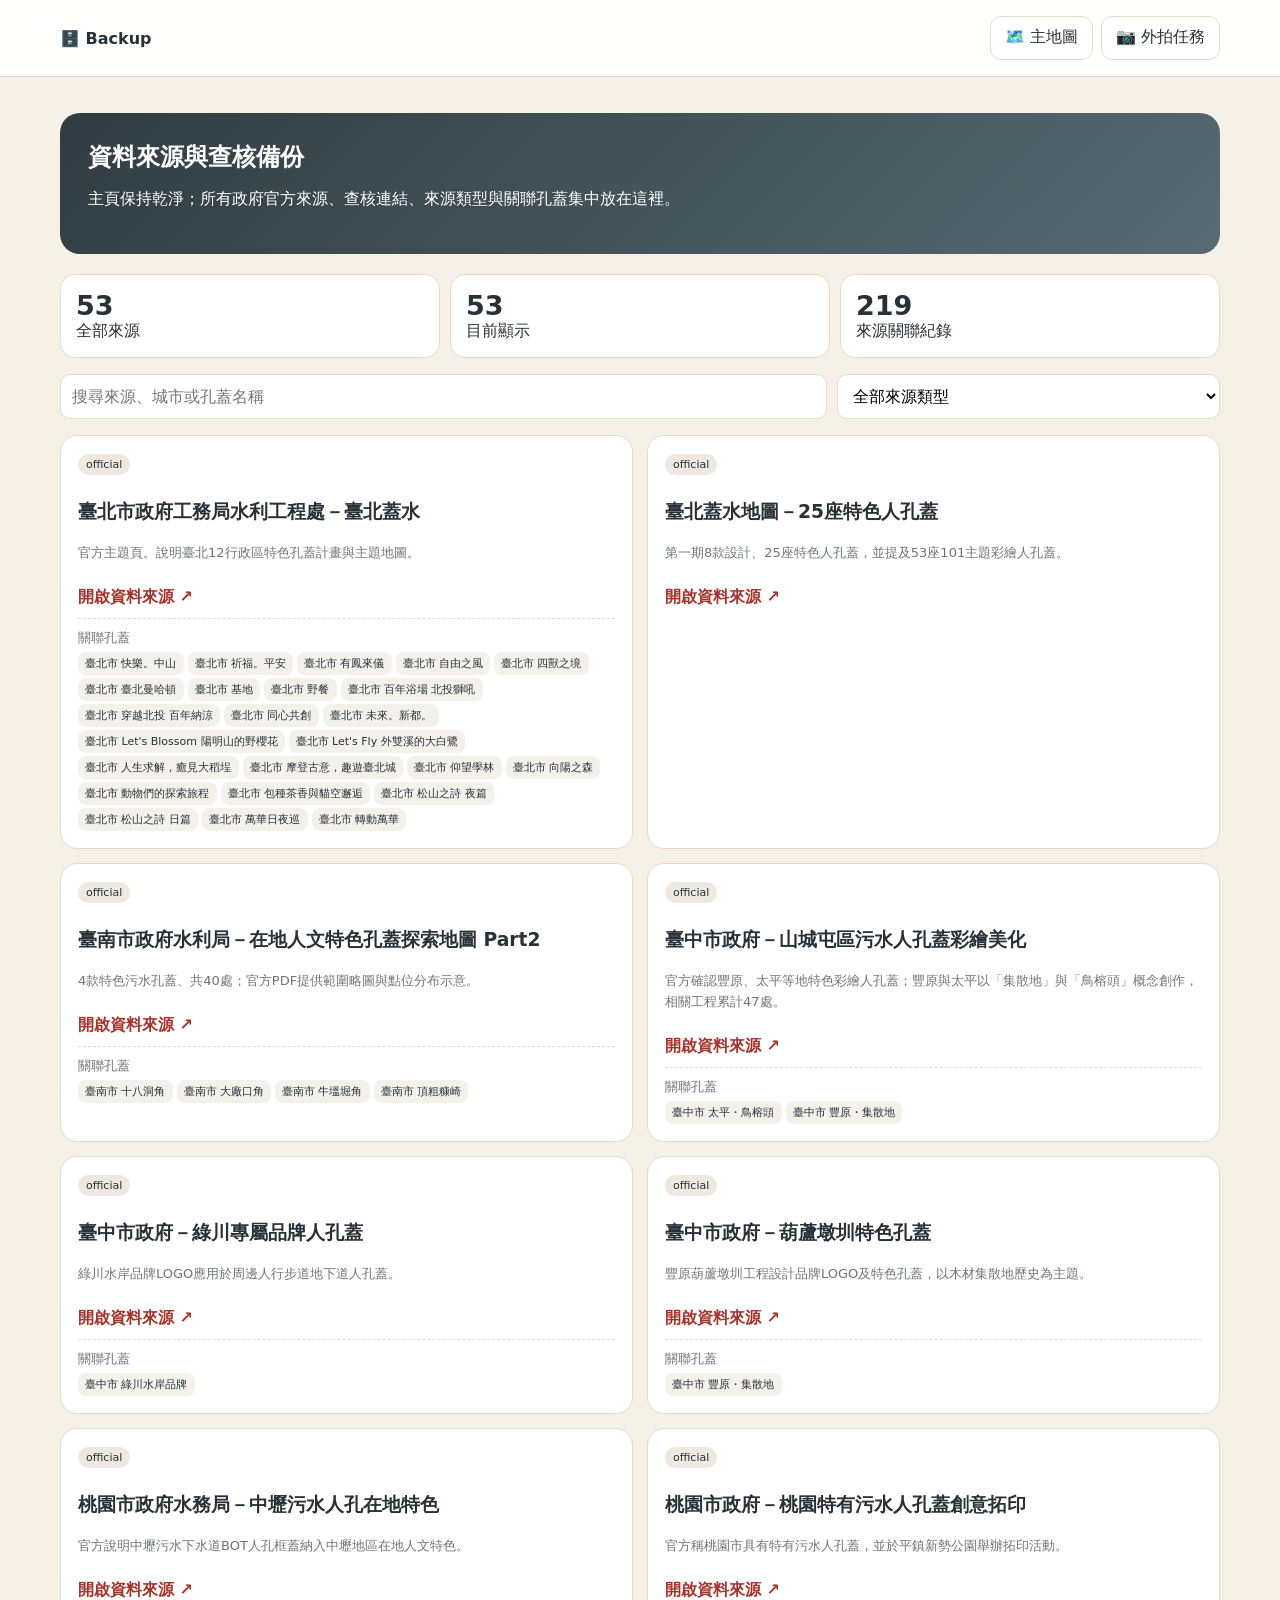
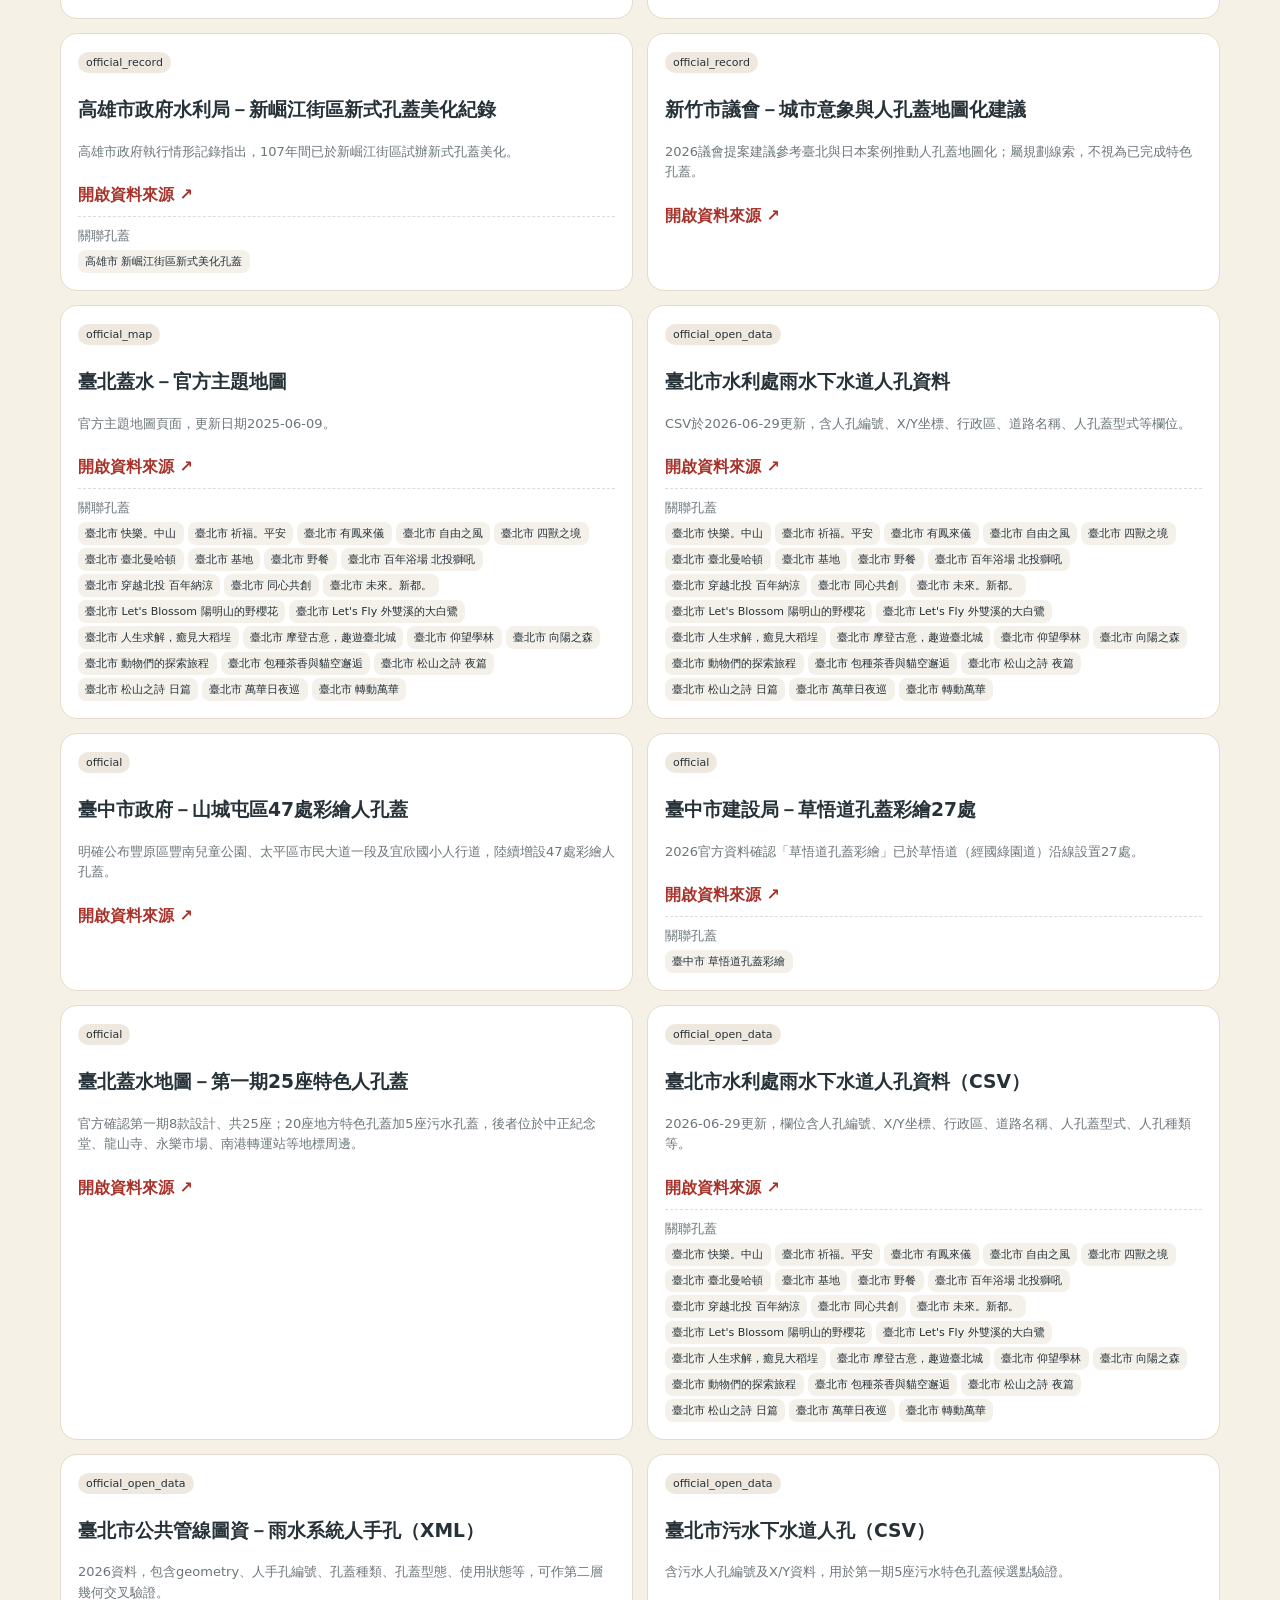
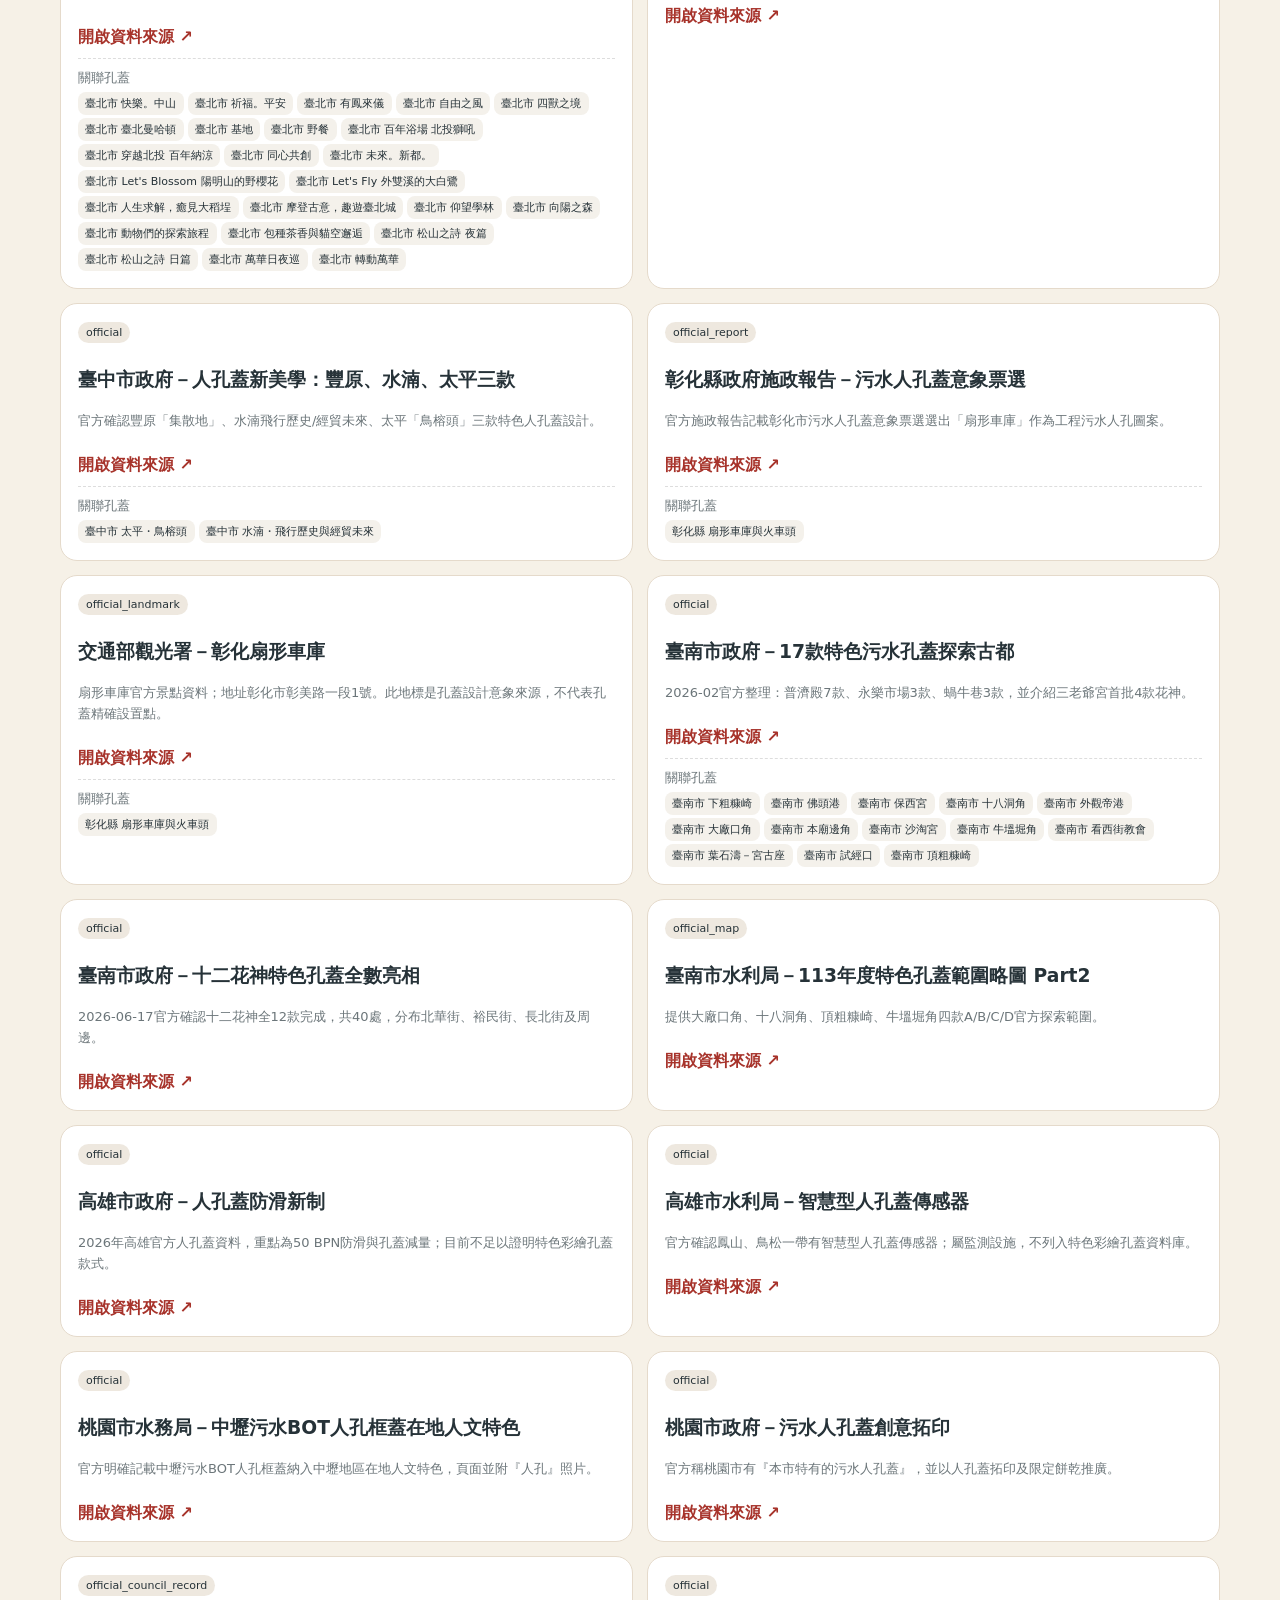
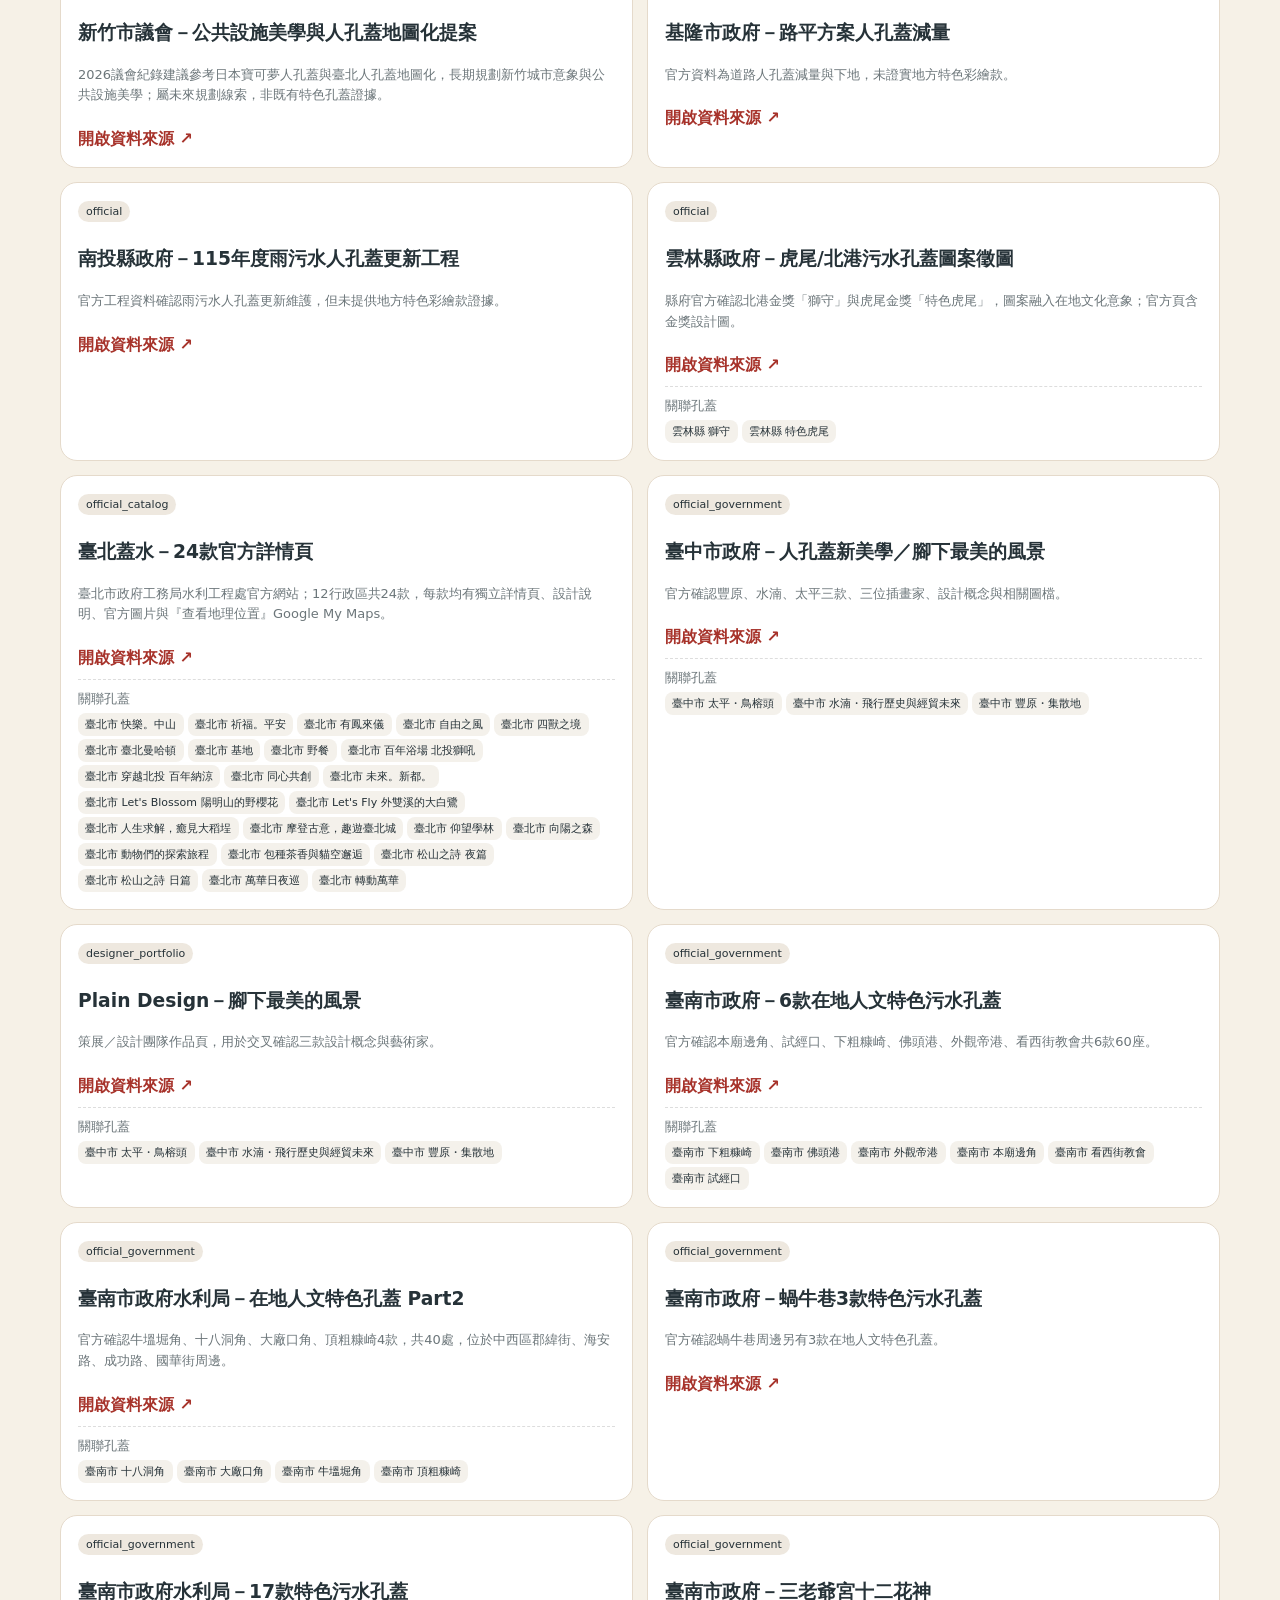
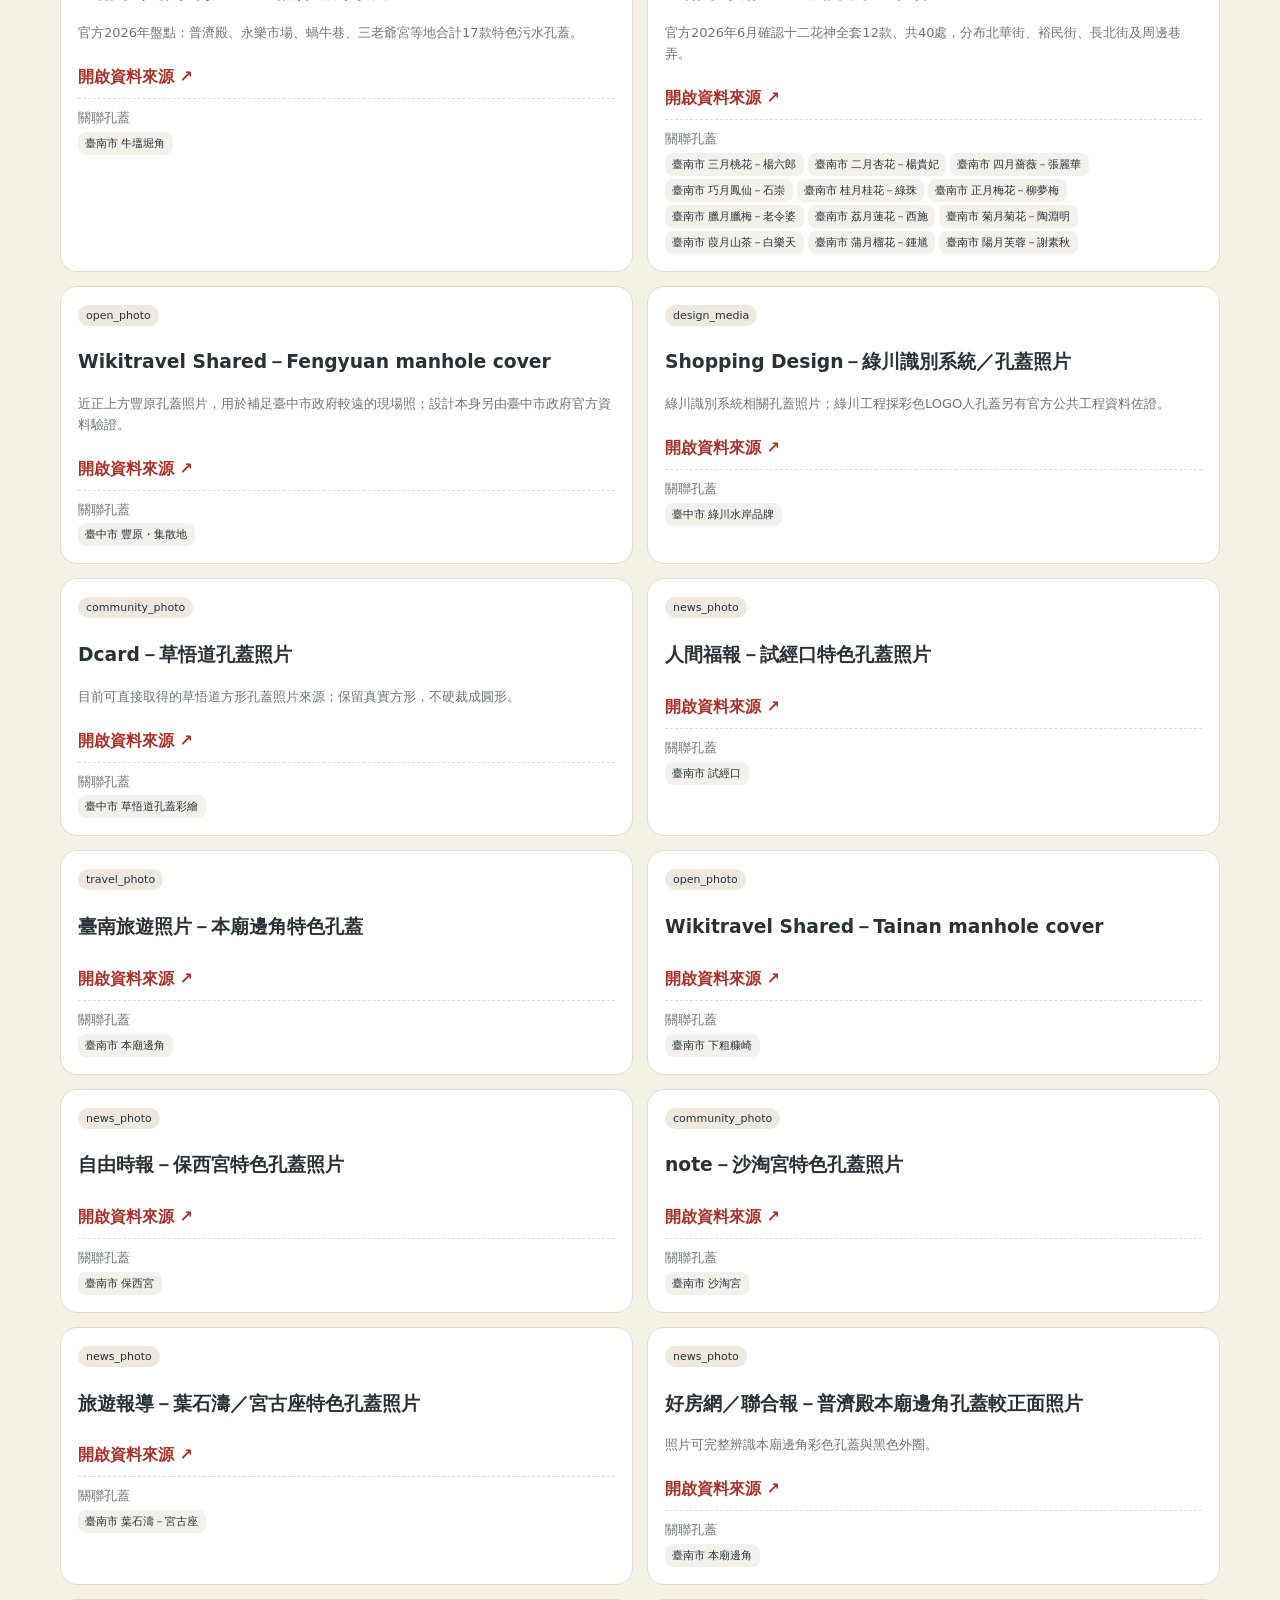
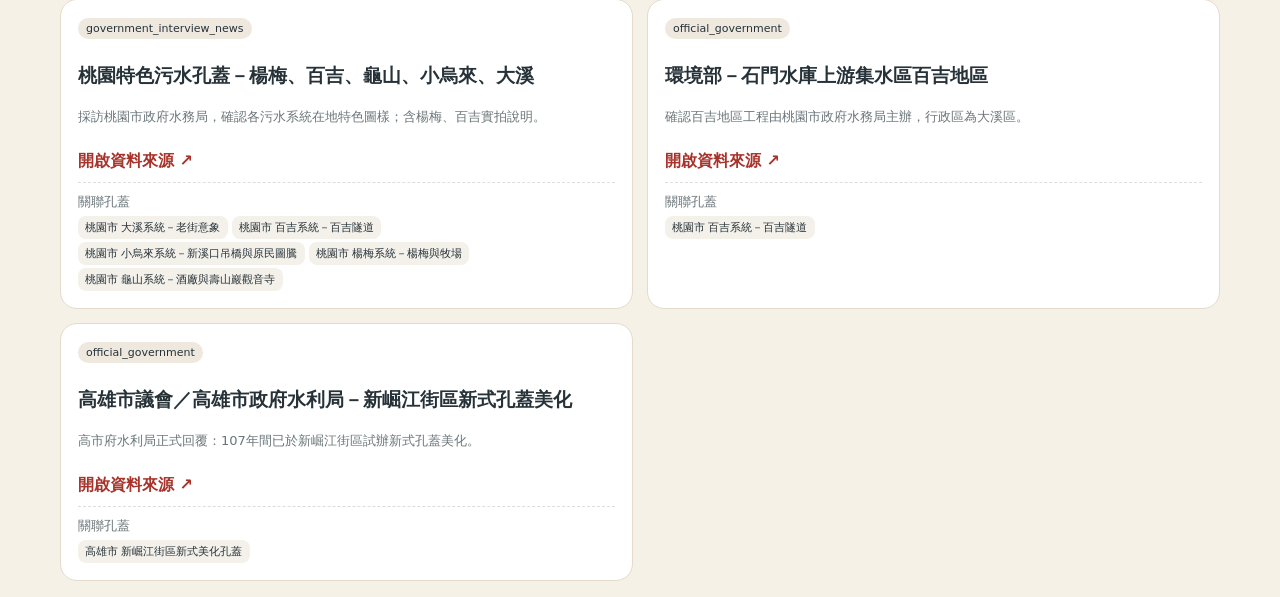
<file: backup.html>
<!doctype html>
<html lang="zh-Hant">
<head>
<meta charset="utf-8">
<meta name="viewport" content="width=device-width,initial-scale=1">
<title>Backup｜台灣特色人孔蓋地圖</title>
<link rel="stylesheet" href="assets/css/backup.css">
</head>
<body>
<header>
  <div class="wrap top">
    <strong>🗄️ Backup</strong>
    <nav class="actions" aria-label="頁面導覽">
      <a class="btn" href="index.html">🗺️ 主地圖</a>
      <a class="btn" href="missions.html">📷 外拍任務</a>
    </nav>
  </div>
</header>
<main class="wrap">
  <section class="hero">
    <h1>資料來源與查核備份</h1>
    <p>主頁保持乾淨；所有政府官方來源、查核連結、來源類型與關聯孔蓋集中放在這裡。</p>
  </section>
  <section class="stats">
    <div class="stat"><div class="num" id="total">0</div>全部來源</div>
    <div class="stat"><div class="num" id="shown">0</div>目前顯示</div>
    <div class="stat"><div class="num" id="linked">0</div>來源關聯紀錄</div>
  </section>
  <div class="tools">
    <input id="q" class="field" placeholder="搜尋來源、城市或孔蓋名稱">
    <select id="type" class="field"></select>
  </div>
  <div id="grid" class="grid"></div>
</main>
<script src="assets/js/backup.js"></script>
</body>
</html>
</file>
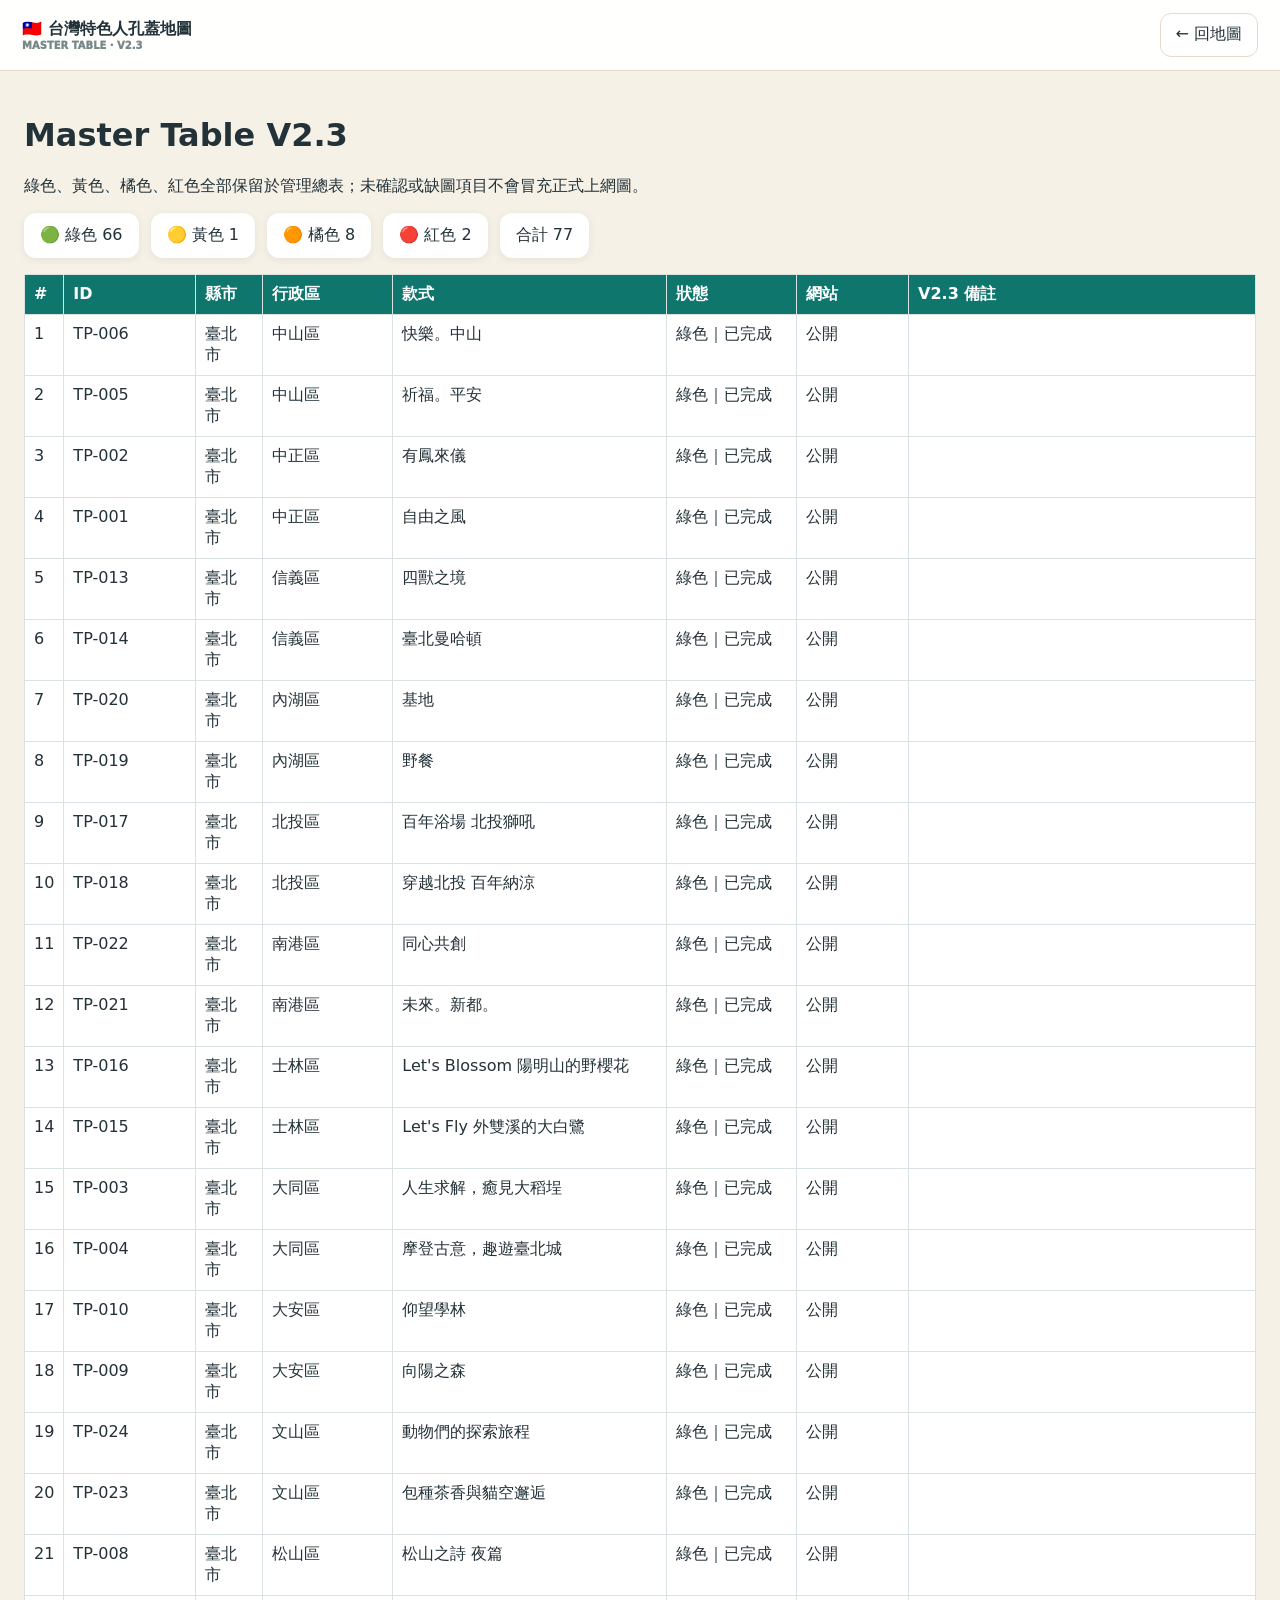
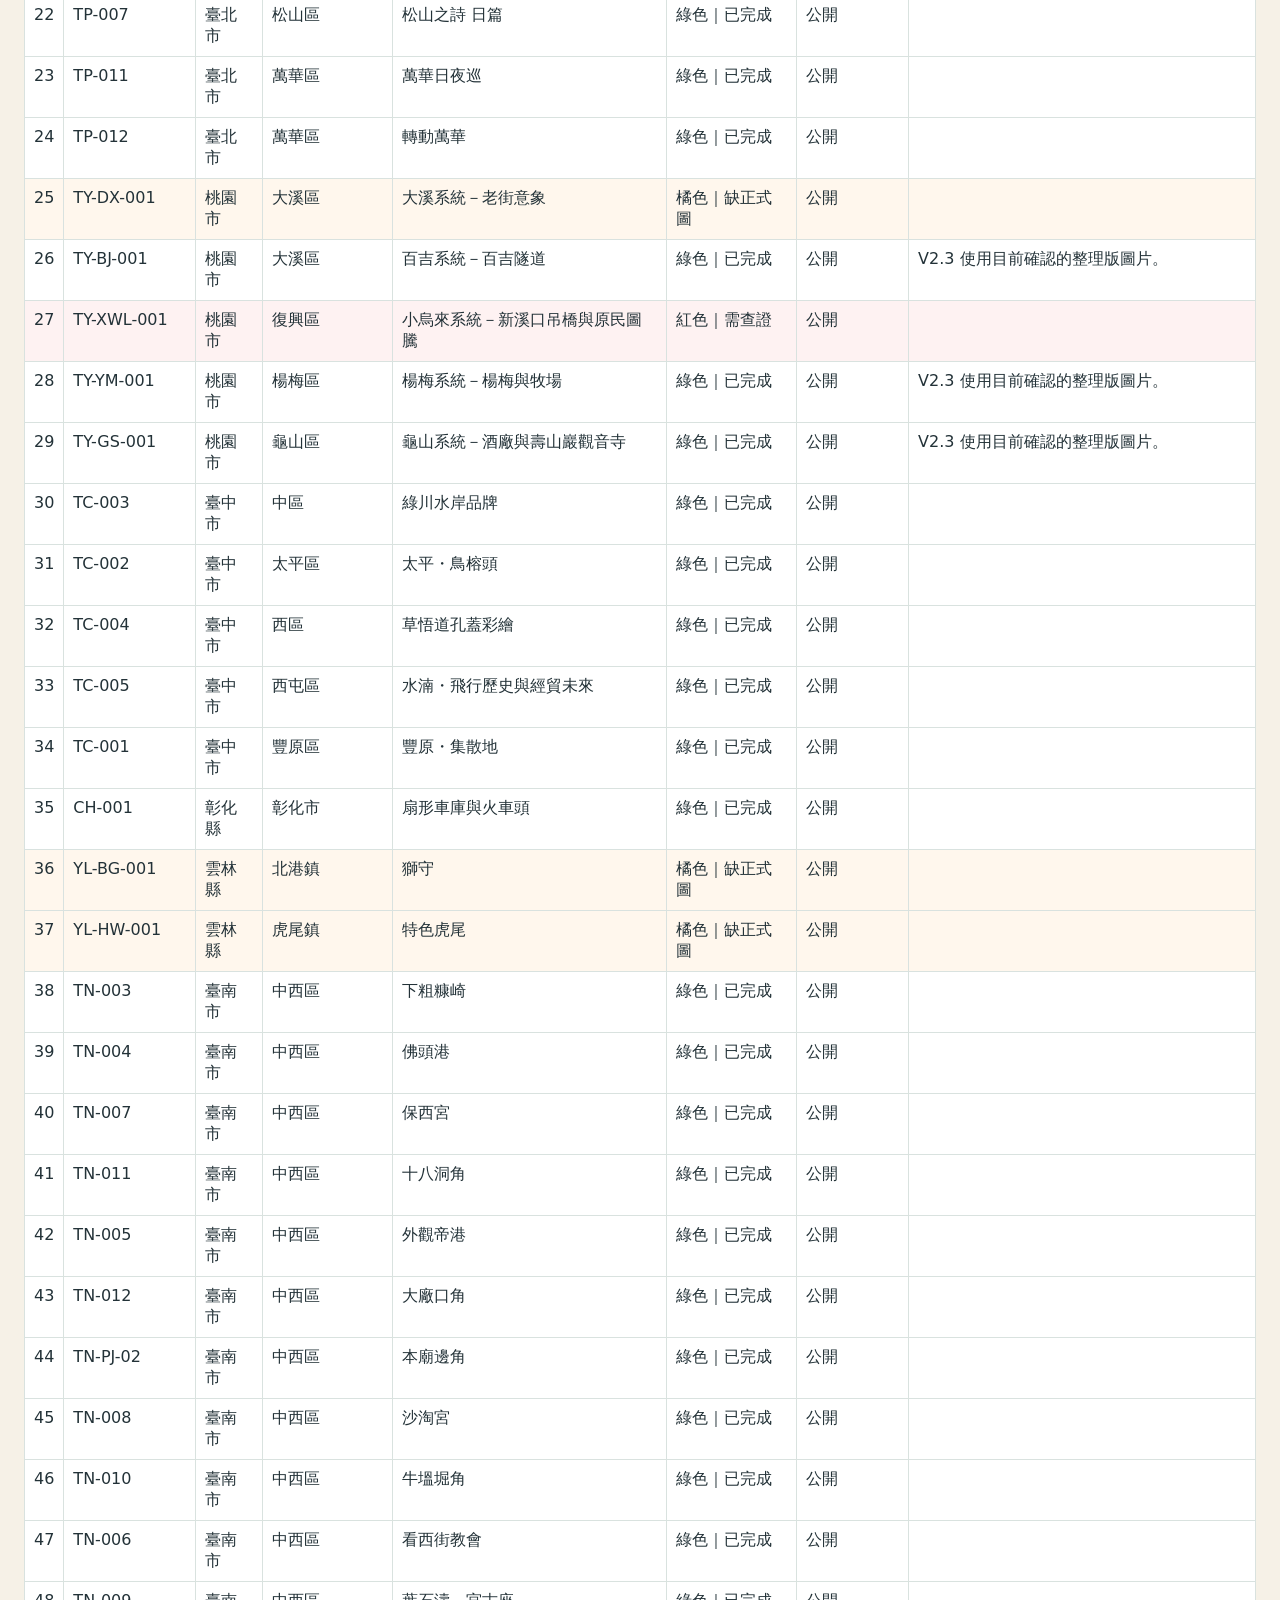
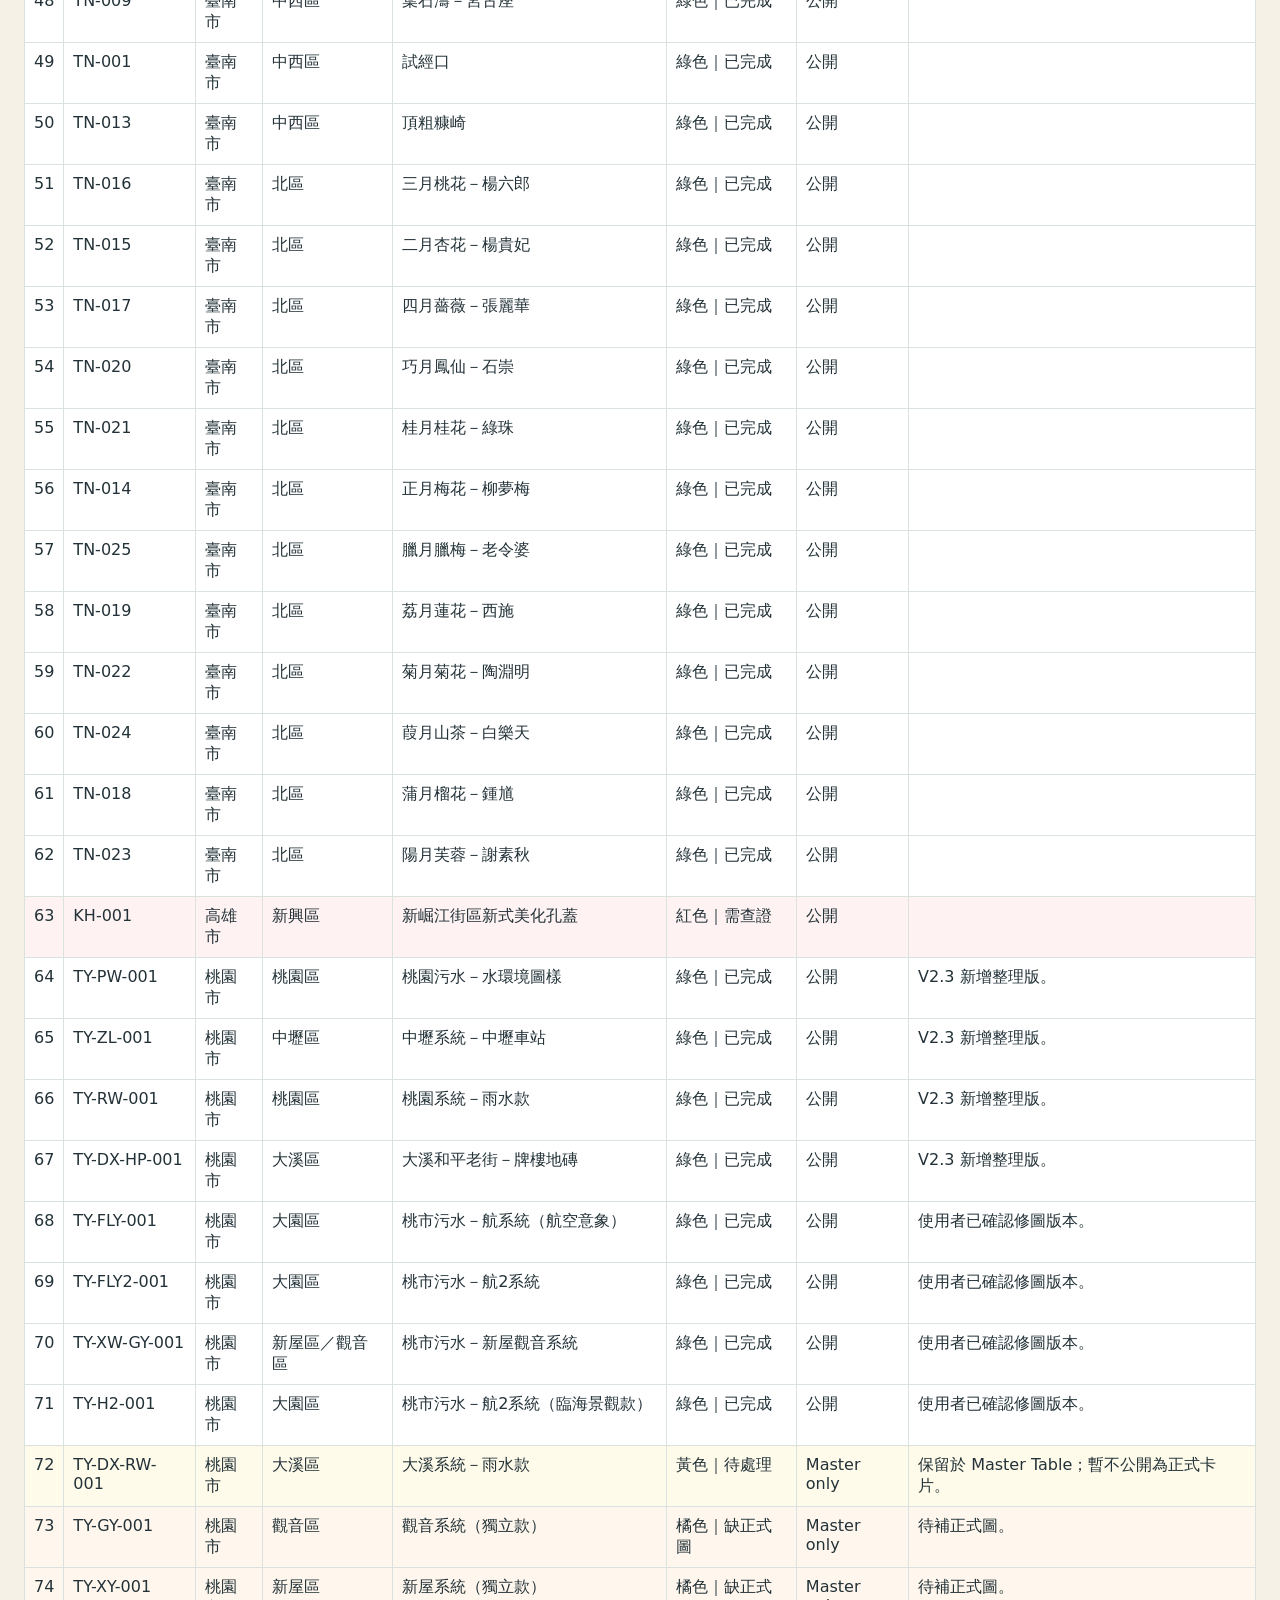
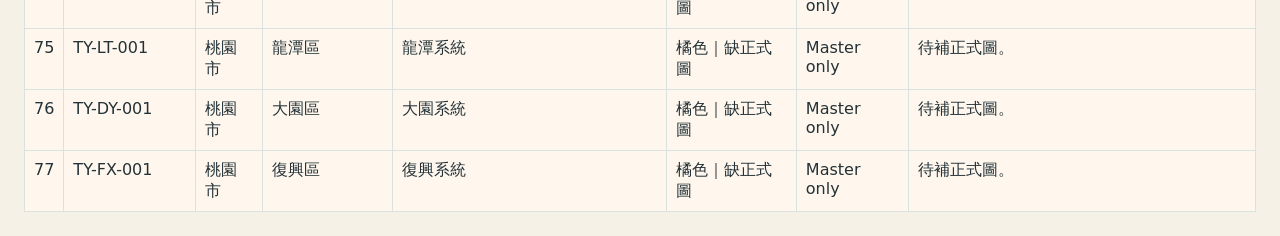
<file: master.html>
<!doctype html><html lang="zh-Hant"><head><meta charset="utf-8"><meta name="viewport" content="width=device-width,initial-scale=1">
<title>Master Table V2.3｜台灣特色人孔蓋地圖</title><link rel="stylesheet" href="assets/css/style.css">
<style>main{max-width:1500px;margin:auto;padding:24px}table{width:100%;border-collapse:collapse;background:white}th,td{padding:9px;border:1px solid #d9e2df;text-align:left;vertical-align:top}th{position:sticky;top:0;background:#0f766e;color:white}.row-yellow{background:#fffbeb}.row-orange{background:#fff7ed}.row-red{background:#fef2f2}.summary{display:flex;gap:12px;flex-wrap:wrap;margin:16px 0}.summary div{background:white;padding:12px 16px;border-radius:12px;box-shadow:0 2px 10px #0001}</style></head>
<body><header><div class="nav"><div class="brand">🇹🇼 台灣特色人孔蓋地圖<small>MASTER TABLE · V2.3</small></div><div class="navActions"><a class="btn ghost" href="index.html">← 回地圖</a></div></div></header>
<main><h1>Master Table V2.3</h1><p>綠色、黃色、橘色、紅色全部保留於管理總表；未確認或缺圖項目不會冒充正式上網圖。</p>
<div class="summary"><div>🟢 綠色 66</div><div>🟡 黃色 1</div><div>🟠 橘色 8</div><div>🔴 紅色 2</div><div>合計 77</div></div>
<table><thead><tr><th>#</th><th>ID</th><th>縣市</th><th>行政區</th><th>款式</th><th>狀態</th><th>網站</th><th>V2.3 備註</th></tr></thead><tbody><tr class="row-green"><td>1</td><td>TP-006</td><td>臺北市</td><td>中山區</td><td>快樂。中山</td><td><span class="masterStatus status-green">綠色｜已完成</span></td><td>公開</td><td></td></tr>
<tr class="row-green"><td>2</td><td>TP-005</td><td>臺北市</td><td>中山區</td><td>祈福。平安</td><td><span class="masterStatus status-green">綠色｜已完成</span></td><td>公開</td><td></td></tr>
<tr class="row-green"><td>3</td><td>TP-002</td><td>臺北市</td><td>中正區</td><td>有鳳來儀</td><td><span class="masterStatus status-green">綠色｜已完成</span></td><td>公開</td><td></td></tr>
<tr class="row-green"><td>4</td><td>TP-001</td><td>臺北市</td><td>中正區</td><td>自由之風</td><td><span class="masterStatus status-green">綠色｜已完成</span></td><td>公開</td><td></td></tr>
<tr class="row-green"><td>5</td><td>TP-013</td><td>臺北市</td><td>信義區</td><td>四獸之境</td><td><span class="masterStatus status-green">綠色｜已完成</span></td><td>公開</td><td></td></tr>
<tr class="row-green"><td>6</td><td>TP-014</td><td>臺北市</td><td>信義區</td><td>臺北曼哈頓</td><td><span class="masterStatus status-green">綠色｜已完成</span></td><td>公開</td><td></td></tr>
<tr class="row-green"><td>7</td><td>TP-020</td><td>臺北市</td><td>內湖區</td><td>基地</td><td><span class="masterStatus status-green">綠色｜已完成</span></td><td>公開</td><td></td></tr>
<tr class="row-green"><td>8</td><td>TP-019</td><td>臺北市</td><td>內湖區</td><td>野餐</td><td><span class="masterStatus status-green">綠色｜已完成</span></td><td>公開</td><td></td></tr>
<tr class="row-green"><td>9</td><td>TP-017</td><td>臺北市</td><td>北投區</td><td>百年浴場 北投獅吼</td><td><span class="masterStatus status-green">綠色｜已完成</span></td><td>公開</td><td></td></tr>
<tr class="row-green"><td>10</td><td>TP-018</td><td>臺北市</td><td>北投區</td><td>穿越北投 百年納涼</td><td><span class="masterStatus status-green">綠色｜已完成</span></td><td>公開</td><td></td></tr>
<tr class="row-green"><td>11</td><td>TP-022</td><td>臺北市</td><td>南港區</td><td>同心共創</td><td><span class="masterStatus status-green">綠色｜已完成</span></td><td>公開</td><td></td></tr>
<tr class="row-green"><td>12</td><td>TP-021</td><td>臺北市</td><td>南港區</td><td>未來。新都。</td><td><span class="masterStatus status-green">綠色｜已完成</span></td><td>公開</td><td></td></tr>
<tr class="row-green"><td>13</td><td>TP-016</td><td>臺北市</td><td>士林區</td><td>Let&#x27;s Blossom 陽明山的野櫻花</td><td><span class="masterStatus status-green">綠色｜已完成</span></td><td>公開</td><td></td></tr>
<tr class="row-green"><td>14</td><td>TP-015</td><td>臺北市</td><td>士林區</td><td>Let&#x27;s Fly 外雙溪的大白鷺</td><td><span class="masterStatus status-green">綠色｜已完成</span></td><td>公開</td><td></td></tr>
<tr class="row-green"><td>15</td><td>TP-003</td><td>臺北市</td><td>大同區</td><td>人生求解，癒見大稻埕</td><td><span class="masterStatus status-green">綠色｜已完成</span></td><td>公開</td><td></td></tr>
<tr class="row-green"><td>16</td><td>TP-004</td><td>臺北市</td><td>大同區</td><td>摩登古意，趣遊臺北城</td><td><span class="masterStatus status-green">綠色｜已完成</span></td><td>公開</td><td></td></tr>
<tr class="row-green"><td>17</td><td>TP-010</td><td>臺北市</td><td>大安區</td><td>仰望學林</td><td><span class="masterStatus status-green">綠色｜已完成</span></td><td>公開</td><td></td></tr>
<tr class="row-green"><td>18</td><td>TP-009</td><td>臺北市</td><td>大安區</td><td>向陽之森</td><td><span class="masterStatus status-green">綠色｜已完成</span></td><td>公開</td><td></td></tr>
<tr class="row-green"><td>19</td><td>TP-024</td><td>臺北市</td><td>文山區</td><td>動物們的探索旅程</td><td><span class="masterStatus status-green">綠色｜已完成</span></td><td>公開</td><td></td></tr>
<tr class="row-green"><td>20</td><td>TP-023</td><td>臺北市</td><td>文山區</td><td>包種茶香與貓空邂逅</td><td><span class="masterStatus status-green">綠色｜已完成</span></td><td>公開</td><td></td></tr>
<tr class="row-green"><td>21</td><td>TP-008</td><td>臺北市</td><td>松山區</td><td>松山之詩 夜篇</td><td><span class="masterStatus status-green">綠色｜已完成</span></td><td>公開</td><td></td></tr>
<tr class="row-green"><td>22</td><td>TP-007</td><td>臺北市</td><td>松山區</td><td>松山之詩 日篇</td><td><span class="masterStatus status-green">綠色｜已完成</span></td><td>公開</td><td></td></tr>
<tr class="row-green"><td>23</td><td>TP-011</td><td>臺北市</td><td>萬華區</td><td>萬華日夜巡</td><td><span class="masterStatus status-green">綠色｜已完成</span></td><td>公開</td><td></td></tr>
<tr class="row-green"><td>24</td><td>TP-012</td><td>臺北市</td><td>萬華區</td><td>轉動萬華</td><td><span class="masterStatus status-green">綠色｜已完成</span></td><td>公開</td><td></td></tr>
<tr class="row-orange"><td>25</td><td>TY-DX-001</td><td>桃園市</td><td>大溪區</td><td>大溪系統－老街意象</td><td><span class="masterStatus status-orange">橘色｜缺正式圖</span></td><td>公開</td><td></td></tr>
<tr class="row-green"><td>26</td><td>TY-BJ-001</td><td>桃園市</td><td>大溪區</td><td>百吉系統－百吉隧道</td><td><span class="masterStatus status-green">綠色｜已完成</span></td><td>公開</td><td>V2.3 使用目前確認的整理版圖片。</td></tr>
<tr class="row-red"><td>27</td><td>TY-XWL-001</td><td>桃園市</td><td>復興區</td><td>小烏來系統－新溪口吊橋與原民圖騰</td><td><span class="masterStatus status-red">紅色｜需查證</span></td><td>公開</td><td></td></tr>
<tr class="row-green"><td>28</td><td>TY-YM-001</td><td>桃園市</td><td>楊梅區</td><td>楊梅系統－楊梅與牧場</td><td><span class="masterStatus status-green">綠色｜已完成</span></td><td>公開</td><td>V2.3 使用目前確認的整理版圖片。</td></tr>
<tr class="row-green"><td>29</td><td>TY-GS-001</td><td>桃園市</td><td>龜山區</td><td>龜山系統－酒廠與壽山巖觀音寺</td><td><span class="masterStatus status-green">綠色｜已完成</span></td><td>公開</td><td>V2.3 使用目前確認的整理版圖片。</td></tr>
<tr class="row-green"><td>30</td><td>TC-003</td><td>臺中市</td><td>中區</td><td>綠川水岸品牌</td><td><span class="masterStatus status-green">綠色｜已完成</span></td><td>公開</td><td></td></tr>
<tr class="row-green"><td>31</td><td>TC-002</td><td>臺中市</td><td>太平區</td><td>太平・鳥榕頭</td><td><span class="masterStatus status-green">綠色｜已完成</span></td><td>公開</td><td></td></tr>
<tr class="row-green"><td>32</td><td>TC-004</td><td>臺中市</td><td>西區</td><td>草悟道孔蓋彩繪</td><td><span class="masterStatus status-green">綠色｜已完成</span></td><td>公開</td><td></td></tr>
<tr class="row-green"><td>33</td><td>TC-005</td><td>臺中市</td><td>西屯區</td><td>水湳・飛行歷史與經貿未來</td><td><span class="masterStatus status-green">綠色｜已完成</span></td><td>公開</td><td></td></tr>
<tr class="row-green"><td>34</td><td>TC-001</td><td>臺中市</td><td>豐原區</td><td>豐原・集散地</td><td><span class="masterStatus status-green">綠色｜已完成</span></td><td>公開</td><td></td></tr>
<tr class="row-green"><td>35</td><td>CH-001</td><td>彰化縣</td><td>彰化市</td><td>扇形車庫與火車頭</td><td><span class="masterStatus status-green">綠色｜已完成</span></td><td>公開</td><td></td></tr>
<tr class="row-orange"><td>36</td><td>YL-BG-001</td><td>雲林縣</td><td>北港鎮</td><td>獅守</td><td><span class="masterStatus status-orange">橘色｜缺正式圖</span></td><td>公開</td><td></td></tr>
<tr class="row-orange"><td>37</td><td>YL-HW-001</td><td>雲林縣</td><td>虎尾鎮</td><td>特色虎尾</td><td><span class="masterStatus status-orange">橘色｜缺正式圖</span></td><td>公開</td><td></td></tr>
<tr class="row-green"><td>38</td><td>TN-003</td><td>臺南市</td><td>中西區</td><td>下粗糠崎</td><td><span class="masterStatus status-green">綠色｜已完成</span></td><td>公開</td><td></td></tr>
<tr class="row-green"><td>39</td><td>TN-004</td><td>臺南市</td><td>中西區</td><td>佛頭港</td><td><span class="masterStatus status-green">綠色｜已完成</span></td><td>公開</td><td></td></tr>
<tr class="row-green"><td>40</td><td>TN-007</td><td>臺南市</td><td>中西區</td><td>保西宮</td><td><span class="masterStatus status-green">綠色｜已完成</span></td><td>公開</td><td></td></tr>
<tr class="row-green"><td>41</td><td>TN-011</td><td>臺南市</td><td>中西區</td><td>十八洞角</td><td><span class="masterStatus status-green">綠色｜已完成</span></td><td>公開</td><td></td></tr>
<tr class="row-green"><td>42</td><td>TN-005</td><td>臺南市</td><td>中西區</td><td>外觀帝港</td><td><span class="masterStatus status-green">綠色｜已完成</span></td><td>公開</td><td></td></tr>
<tr class="row-green"><td>43</td><td>TN-012</td><td>臺南市</td><td>中西區</td><td>大廠口角</td><td><span class="masterStatus status-green">綠色｜已完成</span></td><td>公開</td><td></td></tr>
<tr class="row-green"><td>44</td><td>TN-PJ-02</td><td>臺南市</td><td>中西區</td><td>本廟邊角</td><td><span class="masterStatus status-green">綠色｜已完成</span></td><td>公開</td><td></td></tr>
<tr class="row-green"><td>45</td><td>TN-008</td><td>臺南市</td><td>中西區</td><td>沙淘宮</td><td><span class="masterStatus status-green">綠色｜已完成</span></td><td>公開</td><td></td></tr>
<tr class="row-green"><td>46</td><td>TN-010</td><td>臺南市</td><td>中西區</td><td>牛塭堀角</td><td><span class="masterStatus status-green">綠色｜已完成</span></td><td>公開</td><td></td></tr>
<tr class="row-green"><td>47</td><td>TN-006</td><td>臺南市</td><td>中西區</td><td>看西街教會</td><td><span class="masterStatus status-green">綠色｜已完成</span></td><td>公開</td><td></td></tr>
<tr class="row-green"><td>48</td><td>TN-009</td><td>臺南市</td><td>中西區</td><td>葉石濤－宮古座</td><td><span class="masterStatus status-green">綠色｜已完成</span></td><td>公開</td><td></td></tr>
<tr class="row-green"><td>49</td><td>TN-001</td><td>臺南市</td><td>中西區</td><td>試經口</td><td><span class="masterStatus status-green">綠色｜已完成</span></td><td>公開</td><td></td></tr>
<tr class="row-green"><td>50</td><td>TN-013</td><td>臺南市</td><td>中西區</td><td>頂粗糠崎</td><td><span class="masterStatus status-green">綠色｜已完成</span></td><td>公開</td><td></td></tr>
<tr class="row-green"><td>51</td><td>TN-016</td><td>臺南市</td><td>北區</td><td>三月桃花－楊六郎</td><td><span class="masterStatus status-green">綠色｜已完成</span></td><td>公開</td><td></td></tr>
<tr class="row-green"><td>52</td><td>TN-015</td><td>臺南市</td><td>北區</td><td>二月杏花－楊貴妃</td><td><span class="masterStatus status-green">綠色｜已完成</span></td><td>公開</td><td></td></tr>
<tr class="row-green"><td>53</td><td>TN-017</td><td>臺南市</td><td>北區</td><td>四月薔薇－張麗華</td><td><span class="masterStatus status-green">綠色｜已完成</span></td><td>公開</td><td></td></tr>
<tr class="row-green"><td>54</td><td>TN-020</td><td>臺南市</td><td>北區</td><td>巧月鳳仙－石崇</td><td><span class="masterStatus status-green">綠色｜已完成</span></td><td>公開</td><td></td></tr>
<tr class="row-green"><td>55</td><td>TN-021</td><td>臺南市</td><td>北區</td><td>桂月桂花－綠珠</td><td><span class="masterStatus status-green">綠色｜已完成</span></td><td>公開</td><td></td></tr>
<tr class="row-green"><td>56</td><td>TN-014</td><td>臺南市</td><td>北區</td><td>正月梅花－柳夢梅</td><td><span class="masterStatus status-green">綠色｜已完成</span></td><td>公開</td><td></td></tr>
<tr class="row-green"><td>57</td><td>TN-025</td><td>臺南市</td><td>北區</td><td>臘月臘梅－老令婆</td><td><span class="masterStatus status-green">綠色｜已完成</span></td><td>公開</td><td></td></tr>
<tr class="row-green"><td>58</td><td>TN-019</td><td>臺南市</td><td>北區</td><td>荔月蓮花－西施</td><td><span class="masterStatus status-green">綠色｜已完成</span></td><td>公開</td><td></td></tr>
<tr class="row-green"><td>59</td><td>TN-022</td><td>臺南市</td><td>北區</td><td>菊月菊花－陶淵明</td><td><span class="masterStatus status-green">綠色｜已完成</span></td><td>公開</td><td></td></tr>
<tr class="row-green"><td>60</td><td>TN-024</td><td>臺南市</td><td>北區</td><td>葭月山茶－白樂天</td><td><span class="masterStatus status-green">綠色｜已完成</span></td><td>公開</td><td></td></tr>
<tr class="row-green"><td>61</td><td>TN-018</td><td>臺南市</td><td>北區</td><td>蒲月榴花－鍾馗</td><td><span class="masterStatus status-green">綠色｜已完成</span></td><td>公開</td><td></td></tr>
<tr class="row-green"><td>62</td><td>TN-023</td><td>臺南市</td><td>北區</td><td>陽月芙蓉－謝素秋</td><td><span class="masterStatus status-green">綠色｜已完成</span></td><td>公開</td><td></td></tr>
<tr class="row-red"><td>63</td><td>KH-001</td><td>高雄市</td><td>新興區</td><td>新崛江街區新式美化孔蓋</td><td><span class="masterStatus status-red">紅色｜需查證</span></td><td>公開</td><td></td></tr>
<tr class="row-green"><td>64</td><td>TY-PW-001</td><td>桃園市</td><td>桃園區</td><td>桃園污水－水環境圖樣</td><td><span class="masterStatus status-green">綠色｜已完成</span></td><td>公開</td><td>V2.3 新增整理版。</td></tr>
<tr class="row-green"><td>65</td><td>TY-ZL-001</td><td>桃園市</td><td>中壢區</td><td>中壢系統－中壢車站</td><td><span class="masterStatus status-green">綠色｜已完成</span></td><td>公開</td><td>V2.3 新增整理版。</td></tr>
<tr class="row-green"><td>66</td><td>TY-RW-001</td><td>桃園市</td><td>桃園區</td><td>桃園系統－雨水款</td><td><span class="masterStatus status-green">綠色｜已完成</span></td><td>公開</td><td>V2.3 新增整理版。</td></tr>
<tr class="row-green"><td>67</td><td>TY-DX-HP-001</td><td>桃園市</td><td>大溪區</td><td>大溪和平老街－牌樓地磚</td><td><span class="masterStatus status-green">綠色｜已完成</span></td><td>公開</td><td>V2.3 新增整理版。</td></tr>
<tr class="row-green"><td>68</td><td>TY-FLY-001</td><td>桃園市</td><td>大園區</td><td>桃市污水－航系統（航空意象）</td><td><span class="masterStatus status-green">綠色｜已完成</span></td><td>公開</td><td>使用者已確認修圖版本。</td></tr>
<tr class="row-green"><td>69</td><td>TY-FLY2-001</td><td>桃園市</td><td>大園區</td><td>桃市污水－航2系統</td><td><span class="masterStatus status-green">綠色｜已完成</span></td><td>公開</td><td>使用者已確認修圖版本。</td></tr>
<tr class="row-green"><td>70</td><td>TY-XW-GY-001</td><td>桃園市</td><td>新屋區／觀音區</td><td>桃市污水－新屋觀音系統</td><td><span class="masterStatus status-green">綠色｜已完成</span></td><td>公開</td><td>使用者已確認修圖版本。</td></tr>
<tr class="row-green"><td>71</td><td>TY-H2-001</td><td>桃園市</td><td>大園區</td><td>桃市污水－航2系統（臨海景觀款）</td><td><span class="masterStatus status-green">綠色｜已完成</span></td><td>公開</td><td>使用者已確認修圖版本。</td></tr>
<tr class="row-yellow"><td>72</td><td>TY-DX-RW-001</td><td>桃園市</td><td>大溪區</td><td>大溪系統－雨水款</td><td><span class="masterStatus status-yellow">黃色｜待處理</span></td><td>Master only</td><td>保留於 Master Table；暫不公開為正式卡片。</td></tr>
<tr class="row-orange"><td>73</td><td>TY-GY-001</td><td>桃園市</td><td>觀音區</td><td>觀音系統（獨立款）</td><td><span class="masterStatus status-orange">橘色｜缺正式圖</span></td><td>Master only</td><td>待補正式圖。</td></tr>
<tr class="row-orange"><td>74</td><td>TY-XY-001</td><td>桃園市</td><td>新屋區</td><td>新屋系統（獨立款）</td><td><span class="masterStatus status-orange">橘色｜缺正式圖</span></td><td>Master only</td><td>待補正式圖。</td></tr>
<tr class="row-orange"><td>75</td><td>TY-LT-001</td><td>桃園市</td><td>龍潭區</td><td>龍潭系統</td><td><span class="masterStatus status-orange">橘色｜缺正式圖</span></td><td>Master only</td><td>待補正式圖。</td></tr>
<tr class="row-orange"><td>76</td><td>TY-DY-001</td><td>桃園市</td><td>大園區</td><td>大園系統</td><td><span class="masterStatus status-orange">橘色｜缺正式圖</span></td><td>Master only</td><td>待補正式圖。</td></tr>
<tr class="row-orange"><td>77</td><td>TY-FX-001</td><td>桃園市</td><td>復興區</td><td>復興系統</td><td><span class="masterStatus status-orange">橘色｜缺正式圖</span></td><td>Master only</td><td>待補正式圖。</td></tr></tbody></table></main></body></html>
</file>
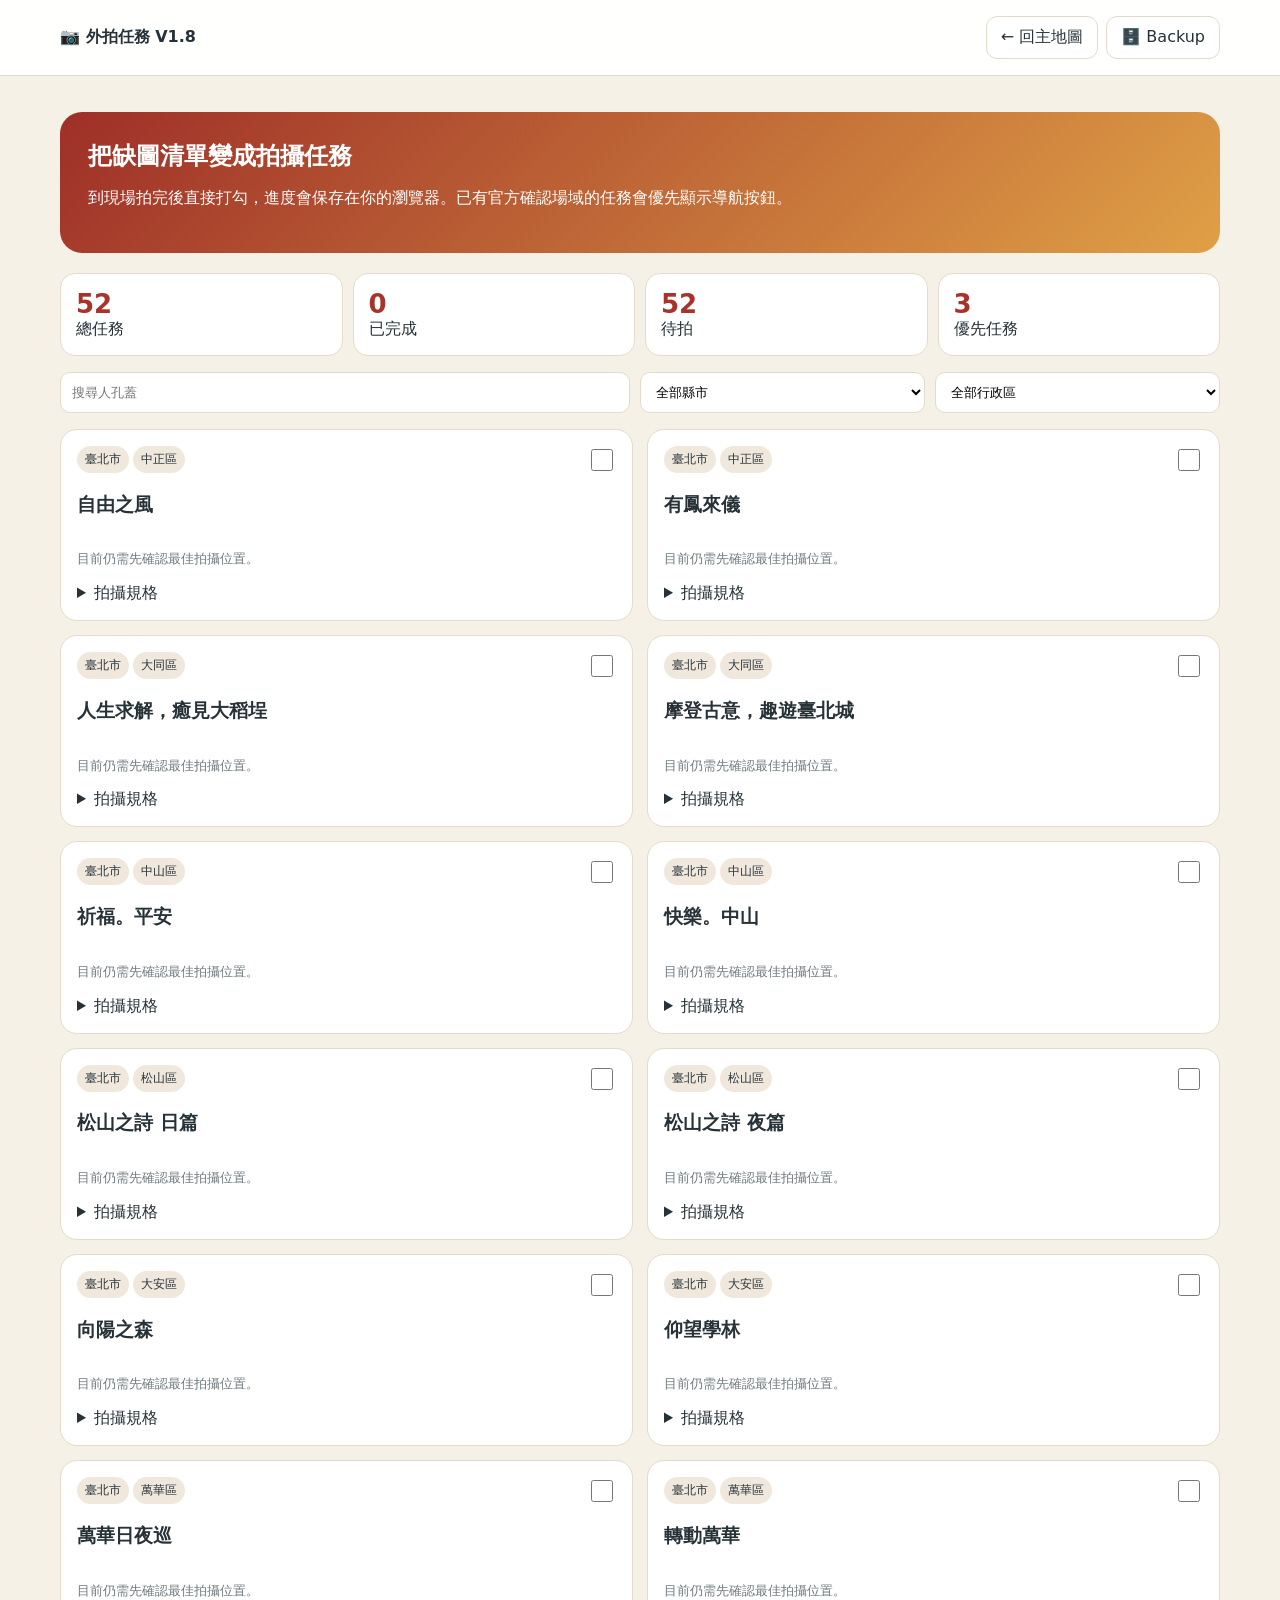
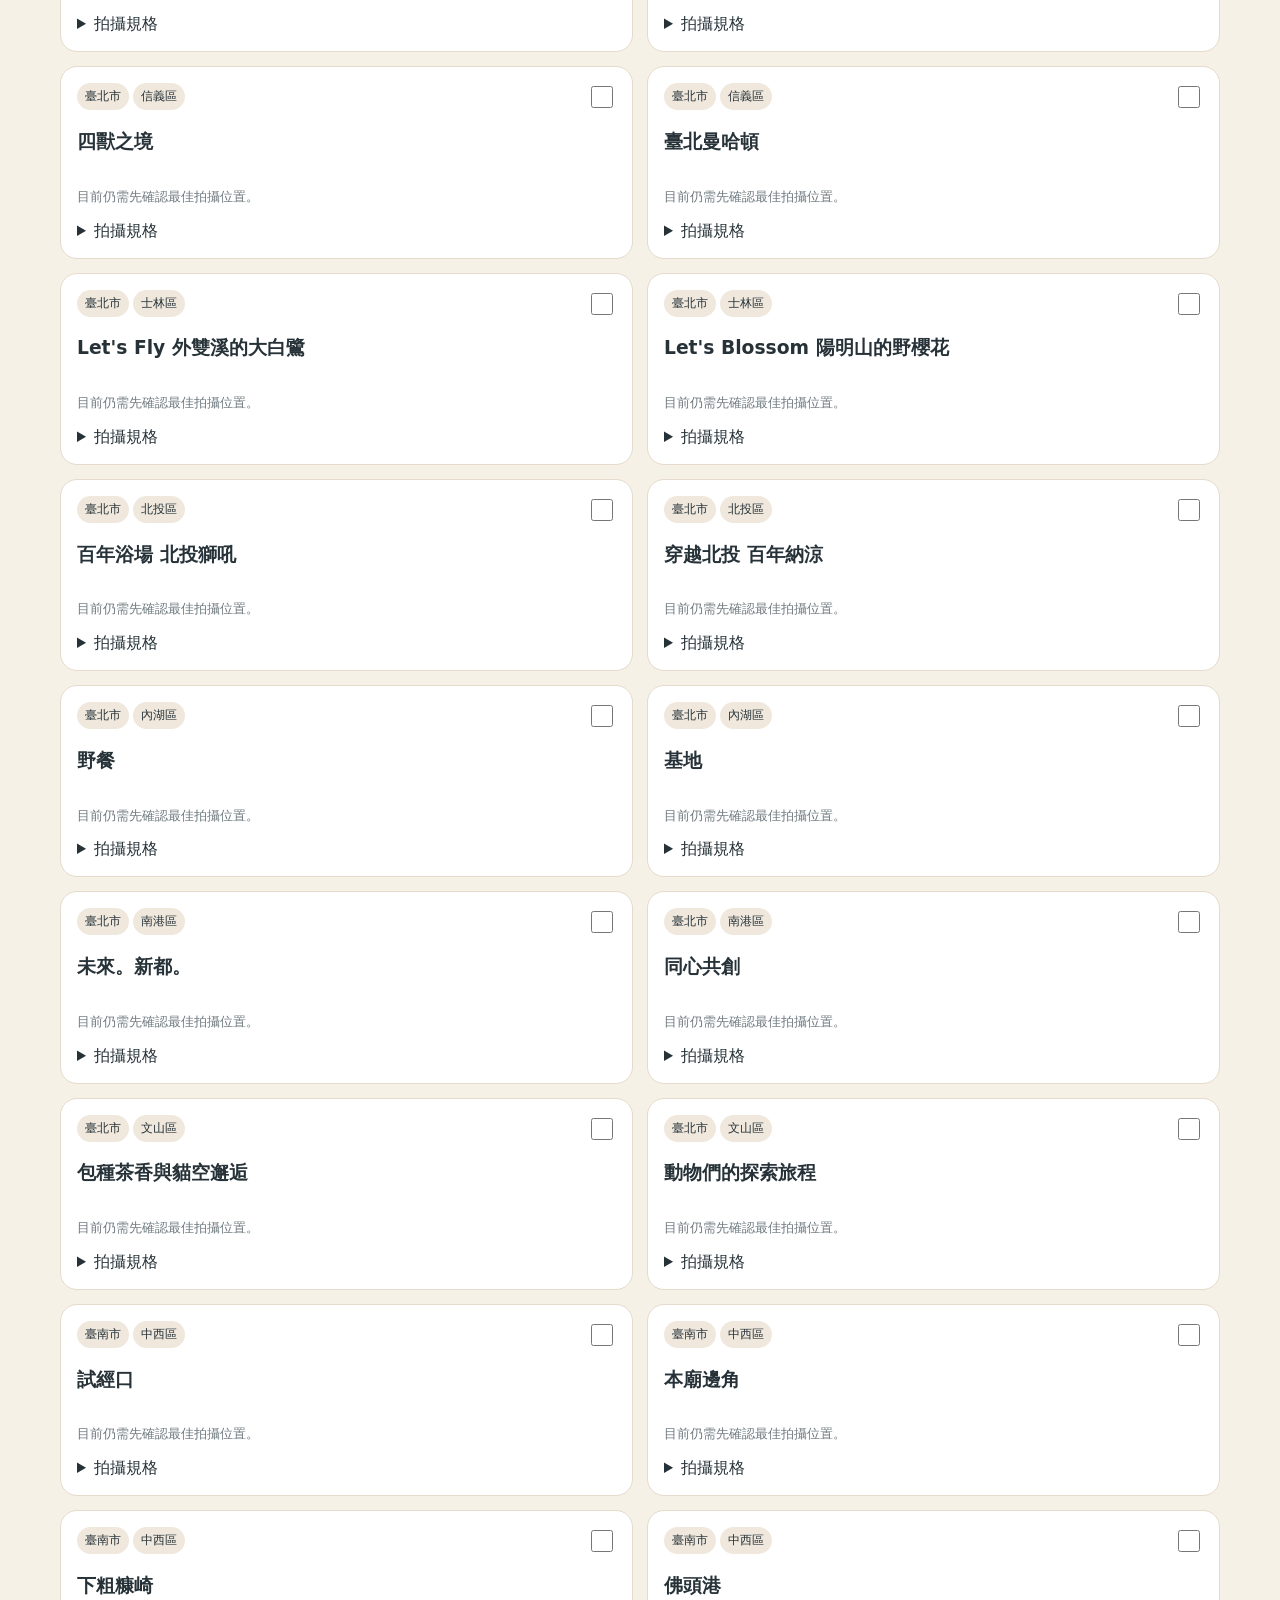
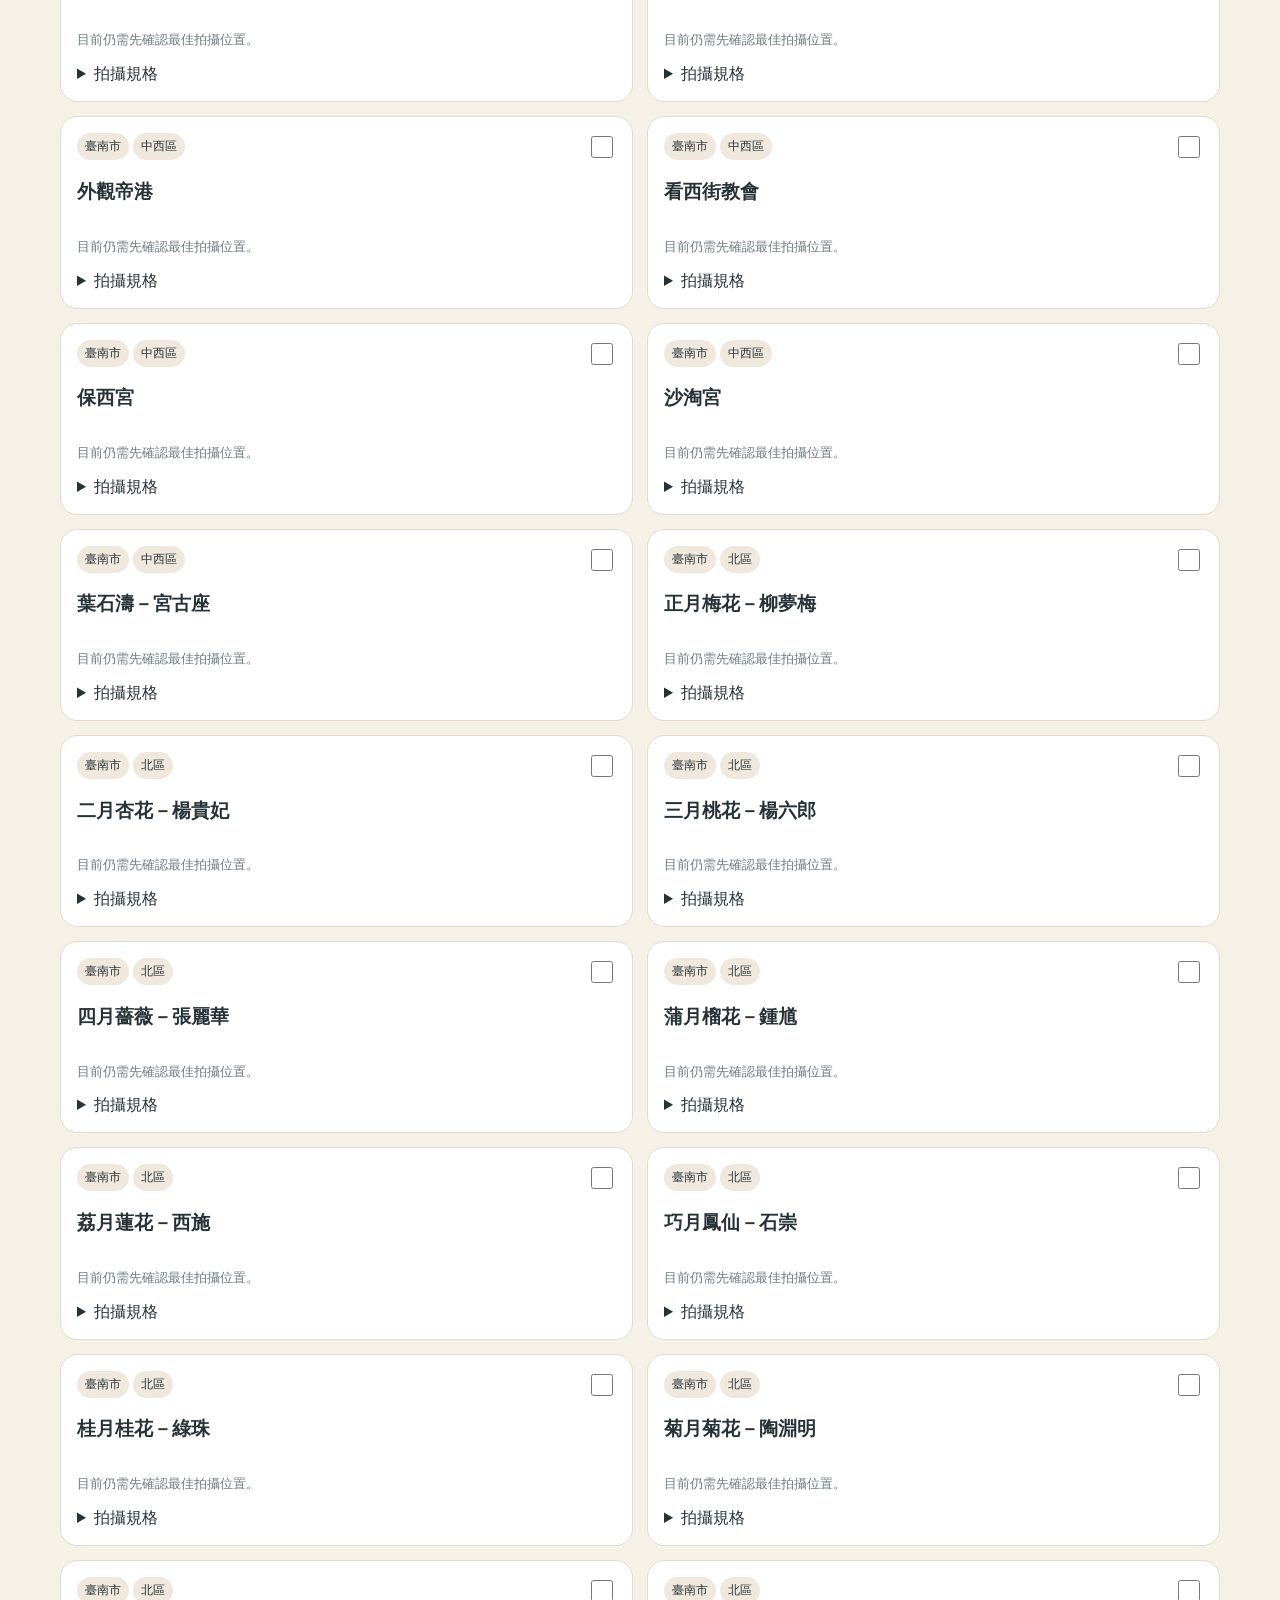
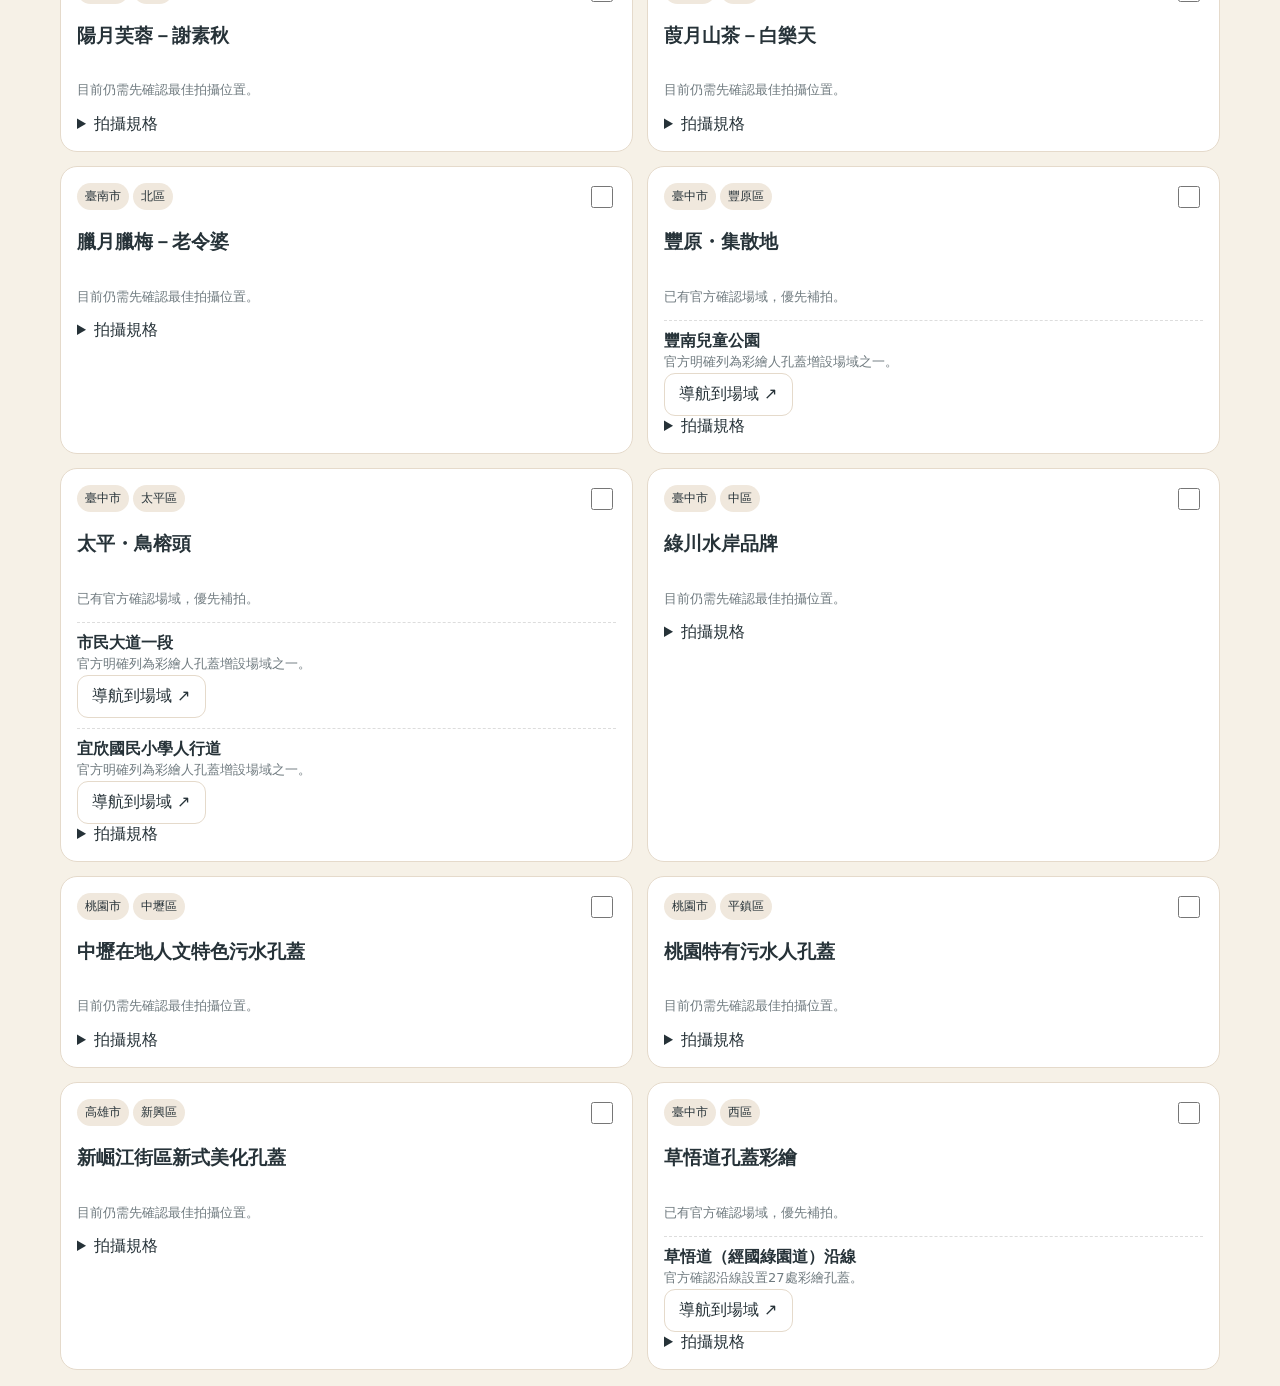
<file: missions.html>
<!doctype html><html lang="zh-Hant"><head><meta charset="utf-8"><meta name="viewport" content="width=device-width,initial-scale=1"><title>外拍任務｜台灣特色人孔蓋地圖</title><link rel="stylesheet" href="assets/css/missions.css"></head><body><header><div class="wrap top"><strong>📷 外拍任務 V1.8</strong><div class="topLinks"><a class="btn" href="index.html">← 回主地圖</a> <a class="btn" href="backup.html">🗄️ Backup</a></div></div></header><main class="wrap"><section class="hero"><h1>把缺圖清單變成拍攝任務</h1><p>到現場拍完後直接打勾，進度會保存在你的瀏覽器。已有官方確認場域的任務會優先顯示導航按鈕。</p></section><section class="stats"><div class="stat"><div class="num" id="total">0</div>總任務</div><div class="stat"><div class="num" id="done">0</div>已完成</div><div class="stat"><div class="num" id="todo">0</div>待拍</div><div class="stat"><div class="num" id="high">0</div>優先任務</div></section><div class="tools"><input id="q" class="field" placeholder="搜尋人孔蓋"><select id="city" class="field"></select><select id="district" class="field"></select></div><div id="grid" class="grid"></div></main><script src="assets/js/missions.js"></script></body></html>
</file>
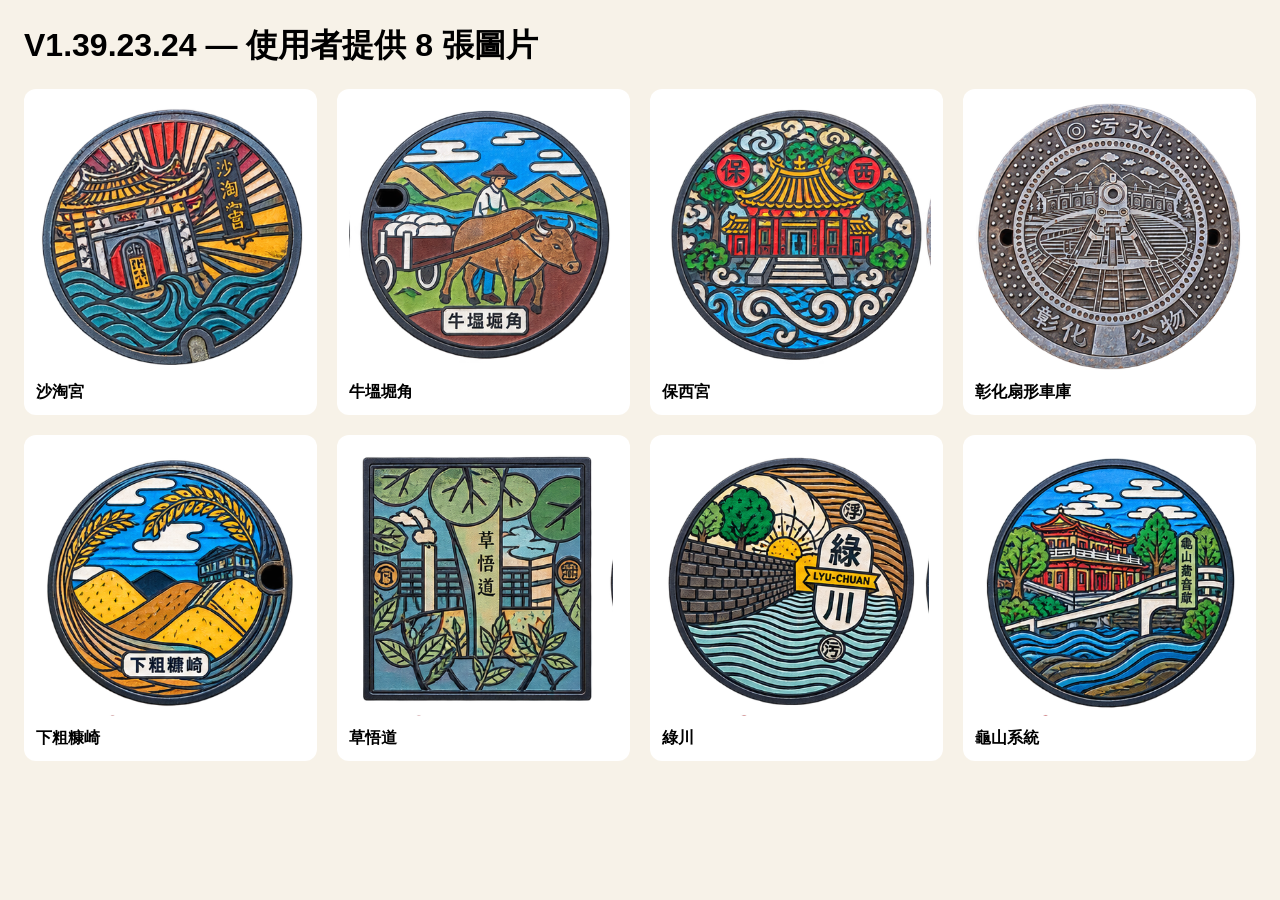
<file: VERIFY-8-IMAGES.html>
<!doctype html><meta charset="utf-8"><title>V1.39.23.24 8張圖片驗證</title>
<style>body{font-family:sans-serif;background:#f7f2e8;margin:24px}.g{display:grid;grid-template-columns:repeat(4,1fr);gap:20px}.c{background:white;padding:12px;border-radius:12px}.c img{width:100%;aspect-ratio:1;object-fit:contain}.c b{display:block;margin-top:8px}</style>
<h1>V1.39.23.24 — 使用者提供 8 張圖片</h1><div class="g">
<div class="c"><img src="assets/images/covers/TN-008-user.png"><b>沙淘宮</b></div>
<div class="c"><img src="assets/images/covers/TN-010-user.png"><b>牛塭堀角</b></div>
<div class="c"><img src="assets/images/covers/TN-007-user.png"><b>保西宮</b></div>
<div class="c"><img src="assets/images/covers/CH-001-user.png"><b>彰化扇形車庫</b></div>
<div class="c"><img src="assets/images/covers/TN-003-user.png"><b>下粗糠崎</b></div>
<div class="c"><img src="assets/images/covers/TC-004-user.png"><b>草悟道</b></div>
<div class="c"><img src="assets/images/covers/TC-003-user.png"><b>綠川</b></div>
<div class="c"><img src="assets/images/covers/TY-GS-001-user.png"><b>龜山系統</b></div>
</div>
</file>
<file: assets/css/backup.css>
:root{--bg:#f6f1e7;--ink:#263238;--muted:#6c767a;--brand:#a7332b;--line:#e5dacb;--card:#fff}
*{box-sizing:border-box}
body{margin:0;background:var(--bg);color:var(--ink);font-family:system-ui,"Noto Sans TC","Microsoft JhengHei",sans-serif}
header{position:sticky;top:0;z-index:20;background:#fffffff2;border-bottom:1px solid var(--line);backdrop-filter:blur(10px)}
.wrap{max-width:1200px;margin:auto;padding:16px 20px}
.top{display:flex;align-items:center;justify-content:space-between;gap:12px}
.actions{display:flex;gap:8px;overflow-x:auto;scrollbar-width:none}
.actions::-webkit-scrollbar{display:none}
.btn{display:inline-block;text-decoration:none;padding:10px 14px;border-radius:11px;border:1px solid var(--line);background:#fff;color:var(--ink);white-space:nowrap;min-height:44px}
.hero{margin:20px 0;padding:28px;border-radius:20px;background:linear-gradient(135deg,#303c42,#586a72);color:#fff}
.hero h1{margin:0 0 8px}
.stats{display:grid;grid-template-columns:repeat(3,1fr);gap:10px;margin:14px 0}
.stat{background:#fff;border:1px solid var(--line);border-radius:15px;padding:15px}
.num{font-size:27px;font-weight:900}
.tools{display:grid;grid-template-columns:2fr 1fr;gap:10px;margin:16px 0}
.field{padding:11px;border:1px solid var(--line);border-radius:10px;background:#fff;font:inherit}
.grid{display:grid;grid-template-columns:repeat(2,1fr);gap:14px}
.card{background:#fff;border:1px solid var(--line);border-radius:17px;padding:17px}
.tag{display:inline-block;padding:4px 8px;border-radius:999px;background:#eee8df;font-size:11px;margin:0 4px 5px 0}
.muted{font-size:13px;color:var(--muted);line-height:1.6}
.sourceLink{display:inline-block;margin-top:10px;color:var(--brand);font-weight:800;text-decoration:none}
.designs{margin-top:10px;padding-top:9px;border-top:1px dashed #ddd}
.designChip{display:inline-block;margin:3px 4px 0 0;padding:4px 7px;border-radius:8px;background:#f4f1eb;font-size:11px}
@media(max-width:760px){.stats{grid-template-columns:1fr}.tools{grid-template-columns:1fr}.grid{grid-template-columns:1fr}.top{align-items:flex-start}.actions{max-width:58%}}
</file>
<file: assets/css/style.css>
:root{--bg:#f6f1e7;--ink:#233238;--muted:#6b777c;--brand:#a7332b;--gold:#dd9a3b;--line:#e5dacb;--card:#fff;--green:#33704b}
*{box-sizing:border-box}html{scroll-behavior:smooth}body{margin:0;background:var(--bg);color:var(--ink);font-family:system-ui,"Noto Sans TC","Microsoft JhengHei",sans-serif}
header{position:sticky;top:0;z-index:1200;background:#fffffff2;border-bottom:1px solid var(--line);backdrop-filter:blur(12px)}
.nav{max-width:1450px;margin:auto;padding:13px 22px;display:flex;align-items:center;justify-content:space-between;gap:12px}.brand{font-weight:950}.brand small{display:block;font-size:10px;color:#788}
button,.btn{font:inherit;border:0;border-radius:11px;padding:10px 15px;cursor:pointer;text-decoration:none}.primary{background:var(--brand);color:#fff;font-weight:800}.ghost{background:#fff;color:var(--ink);border:1px solid var(--line)}
.hero,main{max-width:1450px;margin:auto;padding:24px 22px}.heroBox{border-radius:26px;padding:42px;background:linear-gradient(135deg,#9e2f28,#e2a047);color:#fff;box-shadow:0 16px 40px #0002}.hero h1{font-size:clamp(34px,5vw,58px);margin:0 0 8px}.hero p{max-width:850px;line-height:1.8}
.notice{margin-top:16px;background:#fff8e8;border:1px solid #efd59c;border-radius:14px;padding:14px 16px;line-height:1.7}
.stats{display:grid;grid-template-columns:repeat(4,1fr);gap:12px;margin-bottom:17px}.stat{background:#fff;border:1px solid var(--line);border-radius:17px;padding:17px}.num{font-size:28px;font-weight:950;color:var(--brand)}
.tools{display:grid;grid-template-columns:2fr 1fr 1fr auto;gap:9px;margin-bottom:13px}.field{width:100%;padding:12px;border:1px solid var(--line);border-radius:12px;background:#fff;font:inherit}
.layout{display:grid;grid-template-columns:minmax(0,2fr) minmax(300px,.9fr);gap:16px}#map{height:625px;border:1px solid var(--line);border-radius:20px;overflow:hidden;background:#ddd}
.panel{background:#fff;border:1px solid var(--line);border-radius:20px;padding:18px;max-height:625px;overflow:auto}.panel h3{margin-top:0}.source{padding:13px 0;border-bottom:1px solid #eee}.source:last-child{border:0}.source a{color:var(--brand);font-weight:800;text-decoration:none}
.legend{display:flex;gap:8px;flex-wrap:wrap;margin:12px 0}.pill,.tag{display:inline-block;border-radius:999px;padding:5px 9px;font-size:12px}.pill{background:#edf5ef;color:var(--green)}.tag{background:#f0e8dd;margin:2px}
.grid{display:grid;grid-template-columns:repeat(3,1fr);gap:15px}.card{background:#fff;border:1px solid var(--line);border-radius:18px;padding:18px;transition:.2s}.card:hover{transform:translateY(-2px);box-shadow:0 12px 30px #0001}.card h3{margin:10px 0 5px}.muted{font-size:13px;color:var(--muted);line-height:1.7}.ok{font-size:12px;color:var(--green);font-weight:850}.pending{font-size:12px;color:#8b6500;font-weight:850}
.actions{display:flex;gap:8px;flex-wrap:wrap;margin-top:12px}.mini{padding:8px 10px;font-size:12px}
.zone-card{border-left:4px solid var(--gold);padding-left:12px;margin:12px 0}.zone-card strong{display:block}
footer{margin-top:40px;background:#233238;color:white;text-align:center;padding:28px 20px}
@media(max-width:1000px){.layout{grid-template-columns:1fr}.panel{max-height:none}.tools{grid-template-columns:1fr 1fr}.grid{grid-template-columns:repeat(2,1fr)}}
@media(max-width:650px){.stats{grid-template-columns:repeat(2,1fr)}.tools{grid-template-columns:1fr}.grid{grid-template-columns:1fr}#map{height:500px}.heroBox{padding:28px 20px}}

.coverWrap{background:#e8eaec;border-radius:16px;padding:14px;margin:-4px -4px 12px;display:grid;place-items:center;aspect-ratio:1/1;overflow:hidden}
.coverWrap img{width:100%;height:100%;object-fit:contain;border-radius:50%}.photoCard{overflow:hidden}

.loadError{
  margin:12px 0 18px;
  padding:16px;
  border:1px solid #d9534f;
  background:#fff2f1;
  color:#7e2420;
  border-radius:14px;
  line-height:1.6;
}
.emptyState{
  grid-column:1/-1;
  text-align:center;
  background:#fff;
  border:1px solid var(--line);
  border-radius:18px;
  padding:36px 20px;
}
#map{min-height:520px}
@supports not (backdrop-filter: blur(10px)){
  header{background:#fff}
}

.coverWrap{
  background:#e7e9eb !important;
  border-radius:18px;
  padding:18px;
}
.coverWrap.realInstalled img{
  width:100%;
  height:100%;
  object-fit:contain;
  border-radius:50%;
  filter:none;
}
.coverWrap.realInstalled{
  background:#e8eaec !important;
}
.visualMeta{
  margin-top:8px;
  font-size:11px;
  color:#748087;
  line-height:1.5;
}
.imageFailed{
  outline:2px dashed #c7aa75;
}

.officialFound{margin-top:9px;color:#176b45;font-weight:800;font-size:13px}
.auditNote{margin:16px 0;padding:15px 17px;background:#fff;border:1px solid var(--line);border-radius:14px;line-height:1.65}

/* V1.15 unified manhole photo treatment */
.coverWrap{
  width:100%;
  aspect-ratio:1/1;
  display:flex;
  align-items:center;
  justify-content:center;
  overflow:hidden;
  background:#e4e6e8 !important;
  border-radius:18px;
  padding:28px !important;
}
.coverWrap img{
  width:100% !important;
  height:100% !important;
  aspect-ratio:1/1;
  object-fit:cover !important;
  border-radius:50% !important;
  clip-path:circle(50% at 50% 50%);
  background:#dfe2e4;
}
.coverWrap.pendingImage img{opacity:.45}
.coverWrap.realInstalled img{opacity:1}
.photoSourceBadge{
  margin-top:8px;
  padding:7px 9px;
  border-radius:9px;
  background:#eef7f1;
  font-size:12px;
  color:#245c3c;
}

.dataQuality{display:flex;gap:6px;flex-wrap:wrap;margin:9px 0}
.dataQuality span{font-size:11px;background:#f2eee7;border:1px solid #e2d8ca;border-radius:999px;padding:5px 8px;color:#5e676b}

.huntArea{margin:9px 0;padding:9px 11px;border-radius:10px;background:#f4f6f3;border:1px solid #dfe5dd;font-size:12px;line-height:1.55}
.huntArea small{color:#69746c}

/* V1.21 photo → map interaction */
.coverMapButton{position:relative;border:0;width:100%;cursor:pointer;font:inherit;text-align:inherit}
.coverMapButton:focus-visible{outline:3px solid currentColor;outline-offset:3px}
.mapJumpHint{
  position:absolute;left:50%;bottom:12px;transform:translateX(-50%);
  white-space:nowrap;padding:7px 11px;border-radius:999px;
  background:rgba(255,255,255,.92);border:1px solid rgba(0,0,0,.12);
  font-size:12px;font-weight:700;color:#394247;
}
@media (hover:hover) and (pointer:fine){
  .coverMapButton:hover .mapJumpHint{transform:translateX(-50%) translateY(-2px)}
}
#map.mapFocused{outline:4px solid rgba(70,95,80,.28);outline-offset:3px}

.executeSearchBtn{min-width:108px;min-height:44px}
#resultsHeading:focus{outline:0}
@media(max-width:1100px){
  .tools{grid-template-columns:1fr 1fr 1fr}
  .executeSearchBtn,#reset{min-height:46px}
}
@media(max-width:700px){
  .tools{grid-template-columns:1fr}
  .executeSearchBtn,#reset{width:100%}
}

/* V1.23 horizontally scrollable mobile header actions */
.navActions{
  display:flex;
  align-items:center;
  gap:8px;
  flex:0 0 auto;
  min-width:0;
}
.navActions .btn{
  flex:0 0 auto;
  white-space:nowrap;
  min-height:44px;
}
@media(max-width:700px){
  .nav{
    gap:10px;
    overflow:hidden;
  }
  .brand{
    flex:1 1 auto;
    min-width:115px;
  }
  .navActions{
    max-width:58%;
    overflow-x:auto;
    overflow-y:hidden;
    overscroll-behavior-x:contain;
    -webkit-overflow-scrolling:touch;
    scrollbar-width:none;
    padding:3px 2px 5px;
    scroll-snap-type:x proximity;
  }
  .navActions::-webkit-scrollbar{display:none}
  .navActions .btn{
    scroll-snap-align:start;
  }
}
@media(max-width:420px){
  .brand{font-size:16px}
  .brand small{font-size:9px}
  .navActions{max-width:55%}
}

/* V1.25 GKP-inspired 32-category design-element strip */
.pictogramBlock{margin-top:12px;padding-top:10px;border-top:1px solid #ece5dc}
.pictogramTitle{font-size:11px;font-weight:800;color:#697176;margin-bottom:7px}
.pictogramStrip{display:flex;gap:5px;overflow-x:auto;padding:2px 1px 7px;scrollbar-width:thin}
.picto{flex:0 0 auto;width:48px;min-height:49px;border-radius:9px;display:flex;flex-direction:column;align-items:center;justify-content:center;border:1px solid #dedede;font-size:10px;line-height:1.15}
.pictoIcon{font-size:19px;filter:grayscale(1);opacity:.35}
.pictoLabel{margin-top:3px;white-space:nowrap;transform:scale(.9)}
.picto.inactive{background:#f2f2f2;color:#aaa}
.picto.active{background:#fff7e5;color:#31383b;border-color:#e5bd68;box-shadow:0 1px 5px rgba(0,0,0,.06)}
.picto.active .pictoIcon{filter:none;opacity:1}
@media(max-width:700px){.pictogramStrip{-webkit-overflow-scrolling:touch}.picto{width:46px}}

.pictogramBlock{display:block!important;width:100%;margin:14px 0 4px!important;padding:12px!important;border:1px solid #ded3c4!important;border-radius:13px!important;background:#fffdf8!important}
.pictogramHeader{display:flex;justify-content:space-between;align-items:center;gap:8px}
.pictogramTitle{font-size:13px!important;font-weight:900!important;color:#343b3f!important}
.pictogramCount{font-size:11px;font-weight:800;background:#eee8df;padding:4px 7px;border-radius:999px;white-space:nowrap}
.pictogramHint{font-size:10px;color:#7b8387;margin:5px 0 8px}
.pictogramStrip{display:flex!important;overflow-x:auto!important;-webkit-overflow-scrolling:touch}
.picto.active{background:#fff1c7!important;border:2px solid #d69b27!important;color:#222!important;opacity:1!important}
.picto.inactive{background:#ededed!important;border:1px solid #d6d6d6!important;color:#999!important;opacity:.72!important}
.picto.active .pictoIcon{filter:none!important;opacity:1!important}
.picto.inactive .pictoIcon{filter:grayscale(1)!important;opacity:.32!important}

/* V1.27 custom pictograms: hidden until card interaction */
.pictogramBlock{
  display:none!important;
  opacity:0;
  max-height:0;
  overflow:hidden;
  transition:opacity .18s ease,max-height .22s ease;
}
@media (hover:hover) and (pointer:fine){
  .photoCard:hover .pictogramBlock,
  .photoCard:focus-within .pictogramBlock{
    display:block!important;
    opacity:1;
    max-height:150px;
    overflow:visible;
  }
}
.photoCard.showPictograms .pictogramBlock{
  display:block!important;
  opacity:1;
  max-height:150px;
  overflow:visible;
}
.pictoIcon{
  width:28px!important;
  height:28px!important;
  display:grid!important;
  place-items:center!important;
}
.pictoIcon img{
  width:28px!important;
  height:28px!important;
  object-fit:contain!important;
  border-radius:0!important;
  clip-path:none!important;
  background:transparent!important;
}
.picto.inactive .pictoIcon img{
  filter:grayscale(1)!important;
  opacity:.28!important;
}
.picto.active .pictoIcon img{
  filter:none!important;
  opacity:1!important;
}

/* V1.28: image is visual only; no map jump */
.coverWrap{cursor:default!important}
.coverMapButton,.mapJumpHint{display:none!important}

/* Only matched pictograms are rendered. */
.pictogramNone{
  font-size:11px;
  color:#8a9296;
  padding:6px 0 2px;
}
.pictogramStrip .picto{
  opacity:1!important;
}

.officialMapAction{margin:9px 0}
.officialMapAction a{display:inline-flex;align-items:center;min-height:36px;padding:7px 10px;border-radius:9px;background:#eef5ff;border:1px solid #cbdcf5;text-decoration:none;color:#285f9d;font-size:12px;font-weight:800}

/* V1.30 title + district directly below every cover image */
.coverCaption{
  margin:10px 2px 9px;
  min-width:0;
}
.coverCaptionArea{
  font-size:12px;
  font-weight:750;
  color:#8b5147;
  line-height:1.35;
}
.coverCaptionTitle{
  margin-top:3px;
  font-size:18px;
  font-weight:900;
  line-height:1.35;
  color:var(--ink);
  overflow-wrap:anywhere;
}
.legacyCardTitle{
  position:absolute!important;
  width:1px!important;
  height:1px!important;
  padding:0!important;
  margin:-1px!important;
  overflow:hidden!important;
  clip:rect(0,0,0,0)!important;
  white-space:nowrap!important;
  border:0!important;
}
@media(max-width:700px){
  .coverCaptionTitle{font-size:17px}
  .coverCaptionArea{font-size:12px}
}

.officialVerified{display:inline-block;margin-top:5px;padding:3px 7px;border-radius:999px;background:#edf7ef;color:#39764a;font-size:10px;font-weight:800}

/* V1.32 Taipei official coloring-sheet crop: focus the right-side circular manhole art */
.coverWrap.taipeiSheetCrop{
  padding:18px!important;
  background:#e8eaec!important;
}
.coverWrap.taipeiSheetCrop img{
  width:100%!important;
  height:100%!important;
  object-fit:cover!important;
  object-position:83% 50%!important;
  border-radius:50%!important;
  clip-path:circle(50% at 50% 50%)!important;
  transform:scale(1.12);
}

/* V1.33 Taipei colored detail images — centered, no sheet crop */
.coverWrap.taipeiSheetCrop img{transform:none!important;object-position:50% 50%!important}
.coverWrap:has(img[src*="1920w.webp"]){
  padding:20px!important;
  background:#e8eaec!important;
}
.coverWrap:has(img[src*="1920w.webp"]) img{
  width:100%!important;
  height:100%!important;
  object-fit:contain!important;
  object-position:50% 50%!important;
  border-radius:50%!important;
  clip-path:circle(50% at 50% 50%)!important;
  transform:none!important;
}

/* V1.34 official HEO fallback PNGs */
.coverWrap img[src*="www-ws.gov.taipei"]{
  width:100%!important;
  height:100%!important;
  object-fit:contain!important;
  object-position:50% 50%!important;
  border-radius:50%!important;
  clip-path:circle(50% at 50% 50%)!important;
  transform:none!important;
  background:transparent!important;
}

/* V1.36 Taichung official color photos */
.coverWrap img[src*="taichung.gov.tw/media/"]{
  width:100%!important;
  height:100%!important;
  object-fit:contain!important;
  object-position:50% 50%!important;
  border-radius:50%!important;
  clip-path:circle(50% at 50% 50%)!important;
  transform:none!important;
  background:transparent!important;
}

/* V1.37 — show only the circular manhole cover, no photo background */
.coverWrap{
  background:transparent!important;
  padding:10px!important;
}
.coverWrap.realInstalled{
  background:transparent!important;
}
.coverWrap img{
  display:block!important;
  margin:auto!important;
  width:100%!important;
  height:100%!important;
  object-fit:cover!important;
  object-position:50% 50%!important;
  border-radius:50%!important;
  clip-path:circle(49% at 50% 50%)!important;
  background:transparent!important;
}
/* Taichung top-down photos: enlarge slightly so pavement disappears outside the iron ring */
.coverWrap img[src*="375212"],
.coverWrap img[src*="375213"]{
  transform:scale(1.12)!important;
}
/* Fengyuan official field photo is wider/oblique; crop tighter around the cover */
.coverWrap img[src*="1025453"]{
  transform:scale(1.72)!important;
  object-position:50% 72%!important;
}

/* V1.38 final cover-only treatment */
.coverWrap.coverOnly{
  position:relative!important;
  padding:0!important;
  background:transparent!important;
  overflow:hidden!important;
}
.coverWrap.coverOnly.roundCover{
  border-radius:50%!important;
  clip-path:circle(50% at 50% 50%)!important;
}
.coverWrap.coverOnly.roundCover img{
  width:100%!important;
  height:100%!important;
  object-fit:cover!important;
  object-position:var(--cover-pos-x) var(--cover-pos-y)!important;
  transform:scale(var(--cover-scale))!important;
  transform-origin:center center!important;
  border-radius:0!important;
  clip-path:none!important;
  background:transparent!important;
}
.coverWrap.coverOnly.squareCover{
  border-radius:14px!important;
  clip-path:inset(0 round 14px)!important;
}
.coverWrap.coverOnly.squareCover img{
  width:100%!important;
  height:100%!important;
  object-fit:cover!important;
  object-position:var(--cover-pos-x) var(--cover-pos-y)!important;
  transform:scale(var(--cover-scale))!important;
  transform-origin:center center!important;
  border-radius:0!important;
  clip-path:none!important;
  background:transparent!important;
}
/* neutralize older URL-specific transforms */
.coverWrap.coverOnly img[src*="taichung.gov.tw"],
.coverWrap.coverOnly img[src*="wikitravel.org"],
.coverWrap.coverOnly img[src*="learnin.tw"],
.coverWrap.coverOnly img[src*="dcard.tw"]{
  transform:scale(var(--cover-scale))!important;
  object-position:var(--cover-pos-x) var(--cover-pos-y)!important;
}

/* V1.39 full-ring rule: preserve the entire 360° black metal rim */
.coverWrap.coverOnly.roundCover{
  overflow:hidden!important;
  border-radius:50%!important;
  clip-path:circle(50% at 50% 50%)!important;
  background:transparent!important;
  padding:0!important;
}
.coverWrap.coverOnly.roundCover img{
  width:100%!important;
  height:100%!important;
  object-fit:contain!important;
  object-position:50% 50%!important;
  transform:none!important;
  transform-origin:center center!important;
  background:transparent!important;
  border-radius:50%!important;
  clip-path:none!important;
}
/* Override all older Taichung/Tainan zoom rules that could cut the outer rim */
.coverWrap.coverOnly img[src*="taichung.gov.tw"],
.coverWrap.coverOnly img[src*="wikitravel.org"],
.coverWrap.coverOnly img[src*="learnin.tw"],
.coverWrap.coverOnly img[src*="merit-times.com"],
.coverWrap.coverOnly img[src*="housefun.com.tw"],
.coverWrap.coverOnly img[src*="ltn.com.tw"],
.coverWrap.coverOnly img[src*="tainan.gov.tw"]{
  transform:none!important;
  object-fit:contain!important;
  object-position:50% 50%!important;
}

.mapFallback{
  height:100%;
  min-height:360px;
  display:grid;
  place-items:center;
  align-content:center;
  text-align:center;
  padding:30px;
  background:#eef0ee;
  border-radius:14px;
  color:#4f5b5f;
}

/* V1.39.21 GitHub Pages guaranteed fallback */
.staticCards{
  display:grid!important;
  grid-template-columns:repeat(auto-fit,minmax(250px,1fr))!important;
  gap:16px!important;
  width:100%!important;
  min-height:300px!important;
  margin-bottom:24px!important;
}
.staticFallbackCard{
  display:block!important;
  visibility:visible!important;
  opacity:1!important;
}
.staticFallbackCard .coverWrap{
  width:100%!important;
  aspect-ratio:1/1!important;
  overflow:hidden!important;
  background:transparent!important;
}
.staticFallbackCard .coverWrap.roundCover{
  border-radius:50%!important;
}
.staticFallbackCard .coverWrap img{
  display:block!important;
  width:100%!important;
  height:100%!important;
  object-fit:contain!important;
  object-position:center!important;
}
.dynamicCards[hidden], .staticCards[hidden]{display:none!important}

/* V1.39.22 one visible card system at a time */
.staticCards[hidden], .dynamicCards[hidden]{display:none!important}
#staticCards:not([hidden]), #cards:not([hidden]){
  display:grid!important;
}

/* V2.3 — unified manhole diameter: every card gets the same circular display viewport. */
.coverWrap{
  width:100%!important;
  aspect-ratio:1/1!important;
  box-sizing:border-box!important;
  display:grid!important;
  place-items:center!important;
}
.coverWrap.roundCover,
.coverWrap.coverOnly.roundCover{
  border-radius:50%!important;
  clip-path:circle(50% at 50% 50%)!important;
}
/* Original files stay untouched; scale is display-only and normalizes the visible outer diameter. */
.coverWrap.coverOnly.roundCover img{
  width:100%!important;
  height:100%!important;
  object-fit:cover!important;
  transform:scale(var(--cover-scale,1))!important;
  transform-origin:center center!important;
}

/* V2.3.1 FIX — unified visible manhole diameter; source image files remain untouched. */
.coverWrap.coverOnly.roundCover{padding:0!important;background:transparent!important;overflow:hidden!important;border-radius:50%!important;clip-path:circle(50% at 50% 50%)!important;}
.coverWrap.coverOnly.roundCover img{display:block!important;width:100%!important;height:100%!important;object-fit:contain!important;object-position:var(--cover-pos-x,50%) var(--cover-pos-y,50%)!important;transform:scale(var(--cover-scale,1))!important;transform-origin:center!important;}
</file>
<file: assets/css/missions.css>
:root{--bg:#f6f1e7;--card:#fff;--ink:#263238;--muted:#6f7a7f;--brand:#a7332b;--line:#e5dacb;--ok:#2f6f48}
*{box-sizing:border-box}body{margin:0;font-family:system-ui,"Noto Sans TC","Microsoft JhengHei",sans-serif;background:var(--bg);color:var(--ink)}
header{position:sticky;top:0;z-index:20;background:#fffffff4;border-bottom:1px solid var(--line);backdrop-filter:blur(10px)}
.wrap{max-width:1200px;margin:auto;padding:16px 20px}.top{display:flex;justify-content:space-between;align-items:center;gap:12px}
a{text-decoration:none}.btn{display:inline-block;padding:10px 14px;border-radius:11px;border:1px solid var(--line);background:#fff;color:var(--ink);cursor:pointer}.primary{background:var(--brand);color:#fff;border:0;font-weight:800}
.hero{background:linear-gradient(135deg,#9e2f28,#e0a046);color:#fff;border-radius:22px;padding:28px;margin:20px 0}.hero h1{margin:0 0 8px}
.stats{display:grid;grid-template-columns:repeat(4,1fr);gap:10px;margin:14px 0}.stat{background:#fff;border:1px solid var(--line);border-radius:15px;padding:15px}.num{font-size:26px;font-weight:900;color:var(--brand)}
.tools{display:grid;grid-template-columns:2fr 1fr 1fr;gap:10px;margin:16px 0}.field{padding:11px;border:1px solid var(--line);border-radius:10px;background:#fff}
.grid{display:grid;grid-template-columns:repeat(2,1fr);gap:14px}.card{background:#fff;border:1px solid var(--line);border-radius:17px;padding:16px}
.row{display:flex;justify-content:space-between;gap:10px;align-items:flex-start}.muted{font-size:13px;color:var(--muted);line-height:1.6}.tag{display:inline-block;padding:5px 8px;border-radius:999px;background:#f0e8dd;font-size:12px;margin-right:4px}
.done{opacity:.58}.done h3{text-decoration:line-through}.check{width:22px;height:22px}.sites{margin-top:10px;padding-top:10px;border-top:1px dashed #ddd}
@media(max-width:800px){.stats{grid-template-columns:repeat(2,1fr)}.tools{grid-template-columns:1fr}.grid{grid-template-columns:1fr}}

.topLinks{display:flex;gap:8px;overflow-x:auto;scrollbar-width:none;max-width:65%}
.topLinks::-webkit-scrollbar{display:none}
.topLinks .btn{flex:0 0 auto;white-space:nowrap}
</file>
